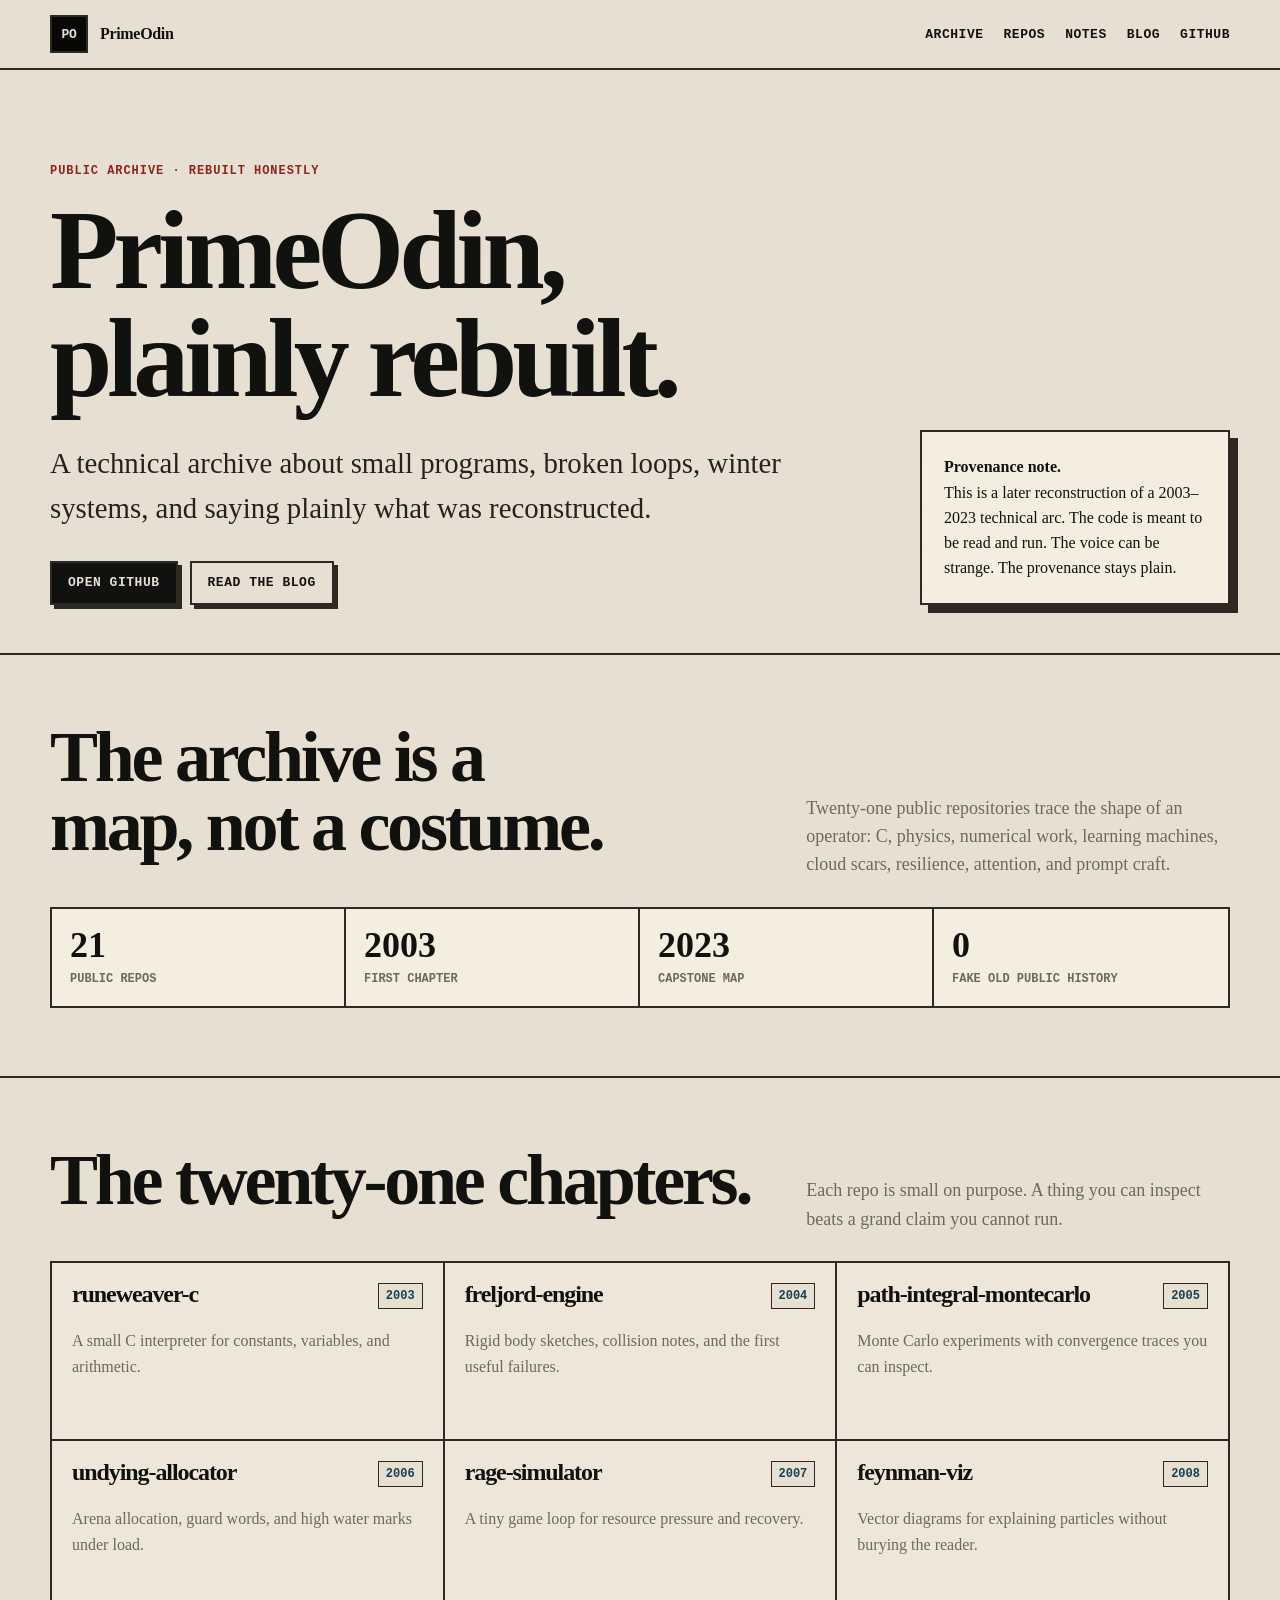
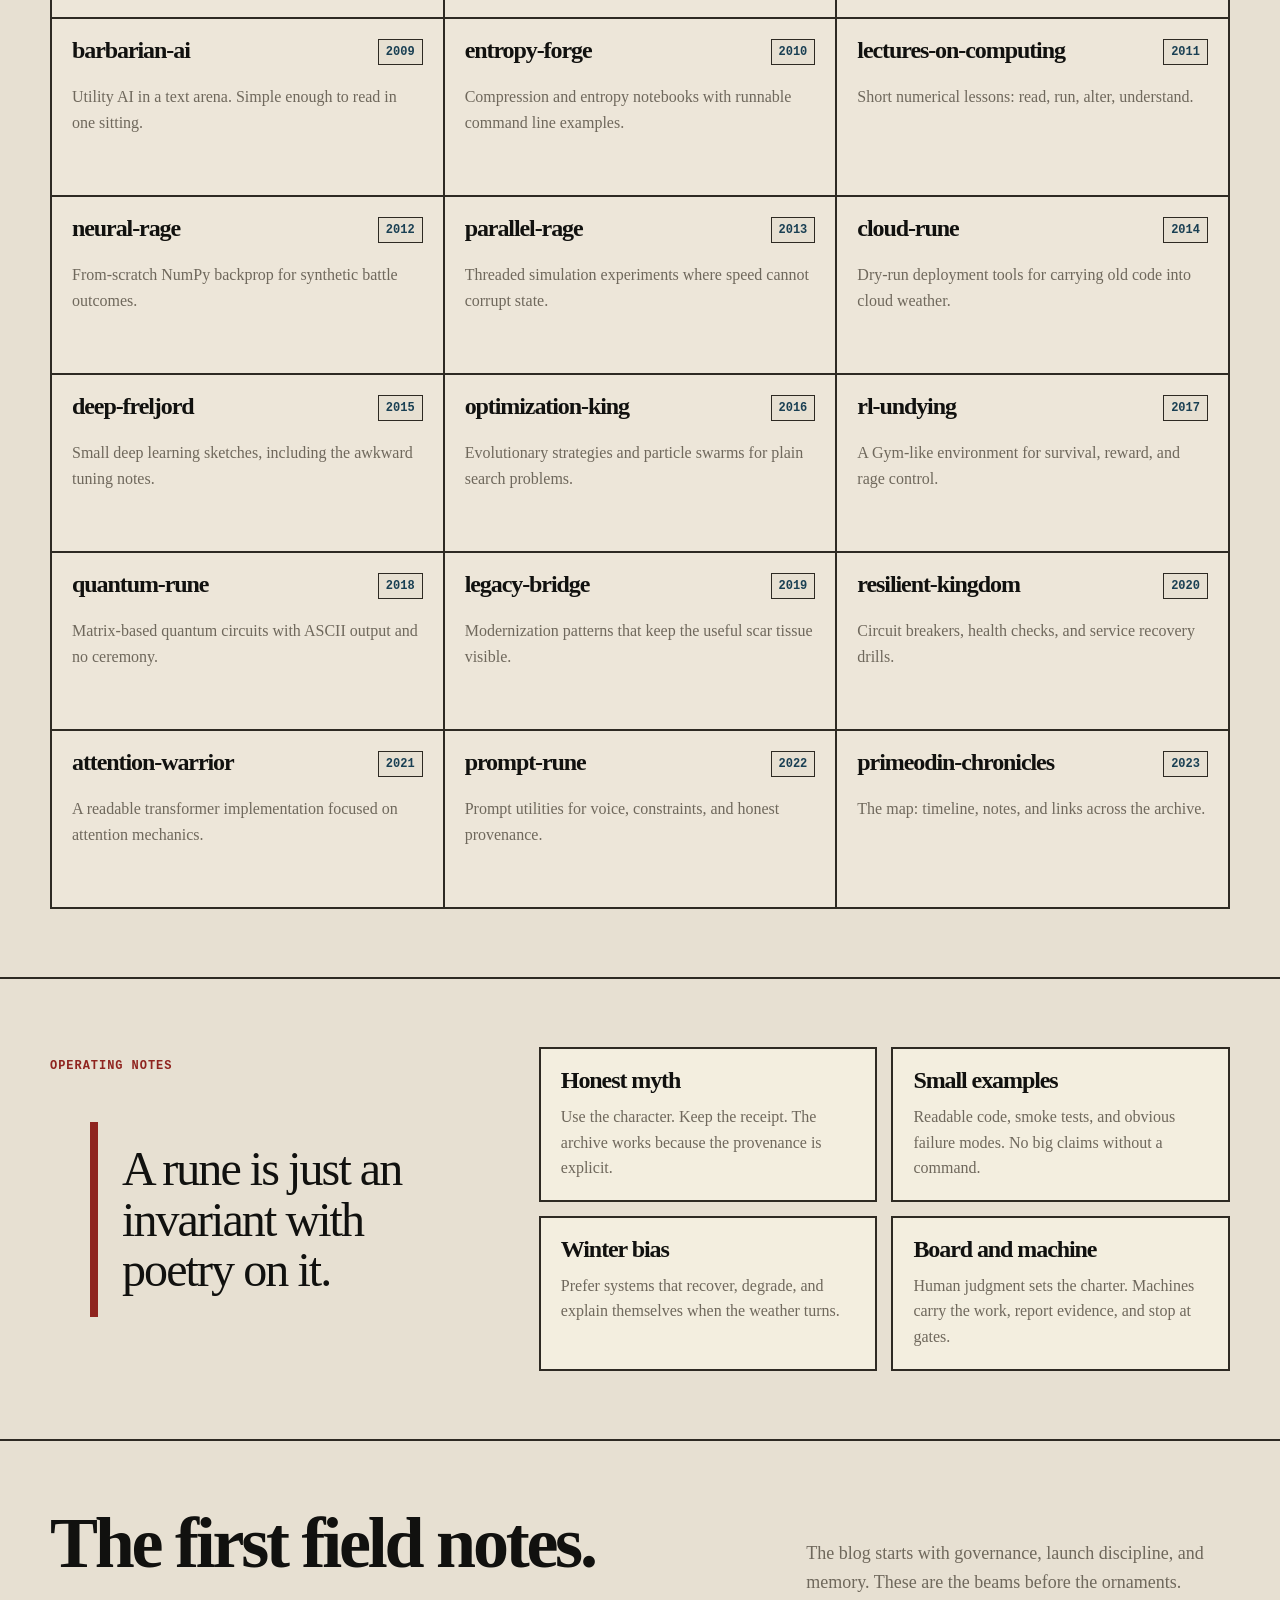
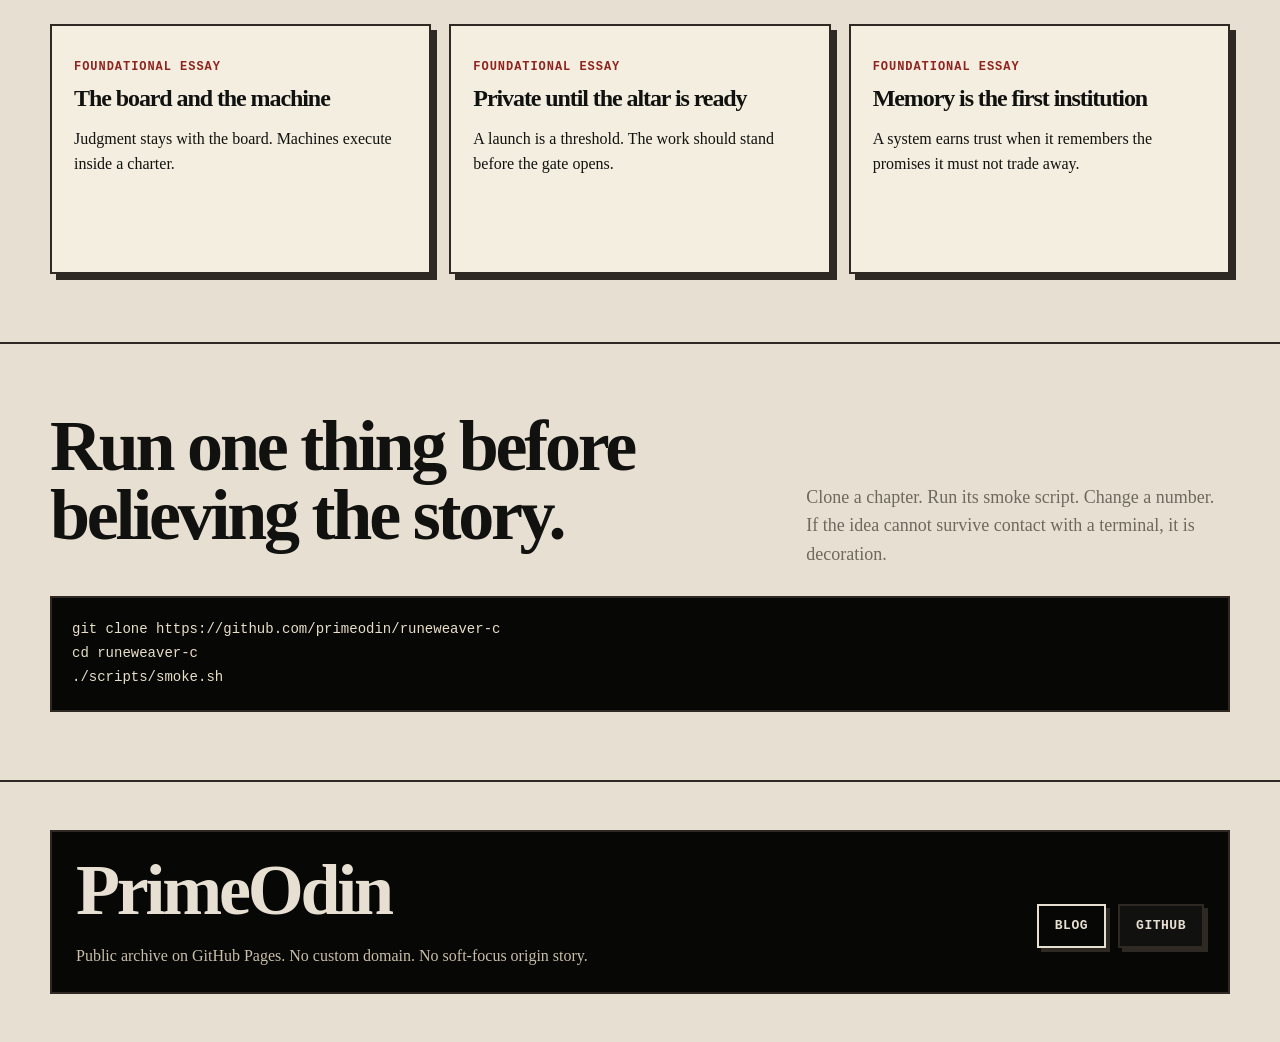
<file: index.html>
<!doctype html>
<html lang="en">
<head>
  <meta charset="utf-8">
  <meta name="viewport" content="width=device-width, initial-scale=1">
  <meta name="description" content="PrimeOdin is a public retrospective archive of systems, simulation, machine learning, resilience, and governed autonomy.">
  <meta name="theme-color" content="#e7e0d2">
  <title>PrimeOdin</title>
  <link rel="stylesheet" href="styles.css">
</head>
<body>
  <a class="skip-link" href="#main">Skip to content</a>
  <nav class="nav" aria-label="Primary navigation"><div class="wrap nav-inner"><a class="brand" href="#top"><span class="sigil" aria-hidden="true">PO</span><span>PrimeOdin</span></a><div class="links"><a href="#archive">Archive</a><a href="#chapters">Repos</a><a href="#operating-notes">Notes</a><a href="blog/">Blog</a><a href="https://github.com/primeodin">GitHub</a></div></div></nav>
  <main id="main">
    <header id="top" class="hero"><div class="wrap deck"><div><p class="kicker">Public archive · rebuilt honestly</p><h1>PrimeOdin, plainly rebuilt.</h1><p class="lede">A technical archive about small programs, broken loops, winter systems, and saying plainly what was reconstructed.</p><div class="actions"><a class="button" href="https://github.com/primeodin">Open GitHub</a><a class="button secondary" href="blog/">Read the blog</a></div></div><aside class="note-card"><strong>Provenance note.</strong><br>This is a later reconstruction of a 2003–2023 technical arc. The code is meant to be read and run. The voice can be strange. The provenance stays plain.</aside></div></header>
    <section id="archive"><div class="wrap"><div class="section-head"><h2>The archive is a map, not a costume.</h2><p>Twenty-one public repositories trace the shape of an operator: C, physics, numerical work, learning machines, cloud scars, resilience, attention, and prompt craft.</p></div><div class="ledger" aria-label="Archive facts"><div><b>21</b><span>public repos</span></div><div><b>2003</b><span>first chapter</span></div><div><b>2023</b><span>capstone map</span></div><div><b>0</b><span>fake old public history</span></div></div></div></section>
    <section id="chapters"><div class="wrap"><div class="section-head"><h2>The twenty-one chapters.</h2><p>Each repo is small on purpose. A thing you can inspect beats a grand claim you cannot run.</p></div><div class="repo-list"><a class="repo" href="https://github.com/primeodin/runeweaver-c"><div class="repo-top"><h3>runeweaver-c</h3><span class="year">2003</span></div><p>A small C interpreter for constants, variables, and arithmetic.</p></a>
<a class="repo" href="https://github.com/primeodin/freljord-engine"><div class="repo-top"><h3>freljord-engine</h3><span class="year">2004</span></div><p>Rigid body sketches, collision notes, and the first useful failures.</p></a>
<a class="repo" href="https://github.com/primeodin/path-integral-montecarlo"><div class="repo-top"><h3>path-integral-montecarlo</h3><span class="year">2005</span></div><p>Monte Carlo experiments with convergence traces you can inspect.</p></a>
<a class="repo" href="https://github.com/primeodin/undying-allocator"><div class="repo-top"><h3>undying-allocator</h3><span class="year">2006</span></div><p>Arena allocation, guard words, and high water marks under load.</p></a>
<a class="repo" href="https://github.com/primeodin/rage-simulator"><div class="repo-top"><h3>rage-simulator</h3><span class="year">2007</span></div><p>A tiny game loop for resource pressure and recovery.</p></a>
<a class="repo" href="https://github.com/primeodin/feynman-viz"><div class="repo-top"><h3>feynman-viz</h3><span class="year">2008</span></div><p>Vector diagrams for explaining particles without burying the reader.</p></a>
<a class="repo" href="https://github.com/primeodin/barbarian-ai"><div class="repo-top"><h3>barbarian-ai</h3><span class="year">2009</span></div><p>Utility AI in a text arena. Simple enough to read in one sitting.</p></a>
<a class="repo" href="https://github.com/primeodin/entropy-forge"><div class="repo-top"><h3>entropy-forge</h3><span class="year">2010</span></div><p>Compression and entropy notebooks with runnable command line examples.</p></a>
<a class="repo" href="https://github.com/primeodin/lectures-on-computing"><div class="repo-top"><h3>lectures-on-computing</h3><span class="year">2011</span></div><p>Short numerical lessons: read, run, alter, understand.</p></a>
<a class="repo" href="https://github.com/primeodin/neural-rage"><div class="repo-top"><h3>neural-rage</h3><span class="year">2012</span></div><p>From-scratch NumPy backprop for synthetic battle outcomes.</p></a>
<a class="repo" href="https://github.com/primeodin/parallel-rage"><div class="repo-top"><h3>parallel-rage</h3><span class="year">2013</span></div><p>Threaded simulation experiments where speed cannot corrupt state.</p></a>
<a class="repo" href="https://github.com/primeodin/cloud-rune"><div class="repo-top"><h3>cloud-rune</h3><span class="year">2014</span></div><p>Dry-run deployment tools for carrying old code into cloud weather.</p></a>
<a class="repo" href="https://github.com/primeodin/deep-freljord"><div class="repo-top"><h3>deep-freljord</h3><span class="year">2015</span></div><p>Small deep learning sketches, including the awkward tuning notes.</p></a>
<a class="repo" href="https://github.com/primeodin/optimization-king"><div class="repo-top"><h3>optimization-king</h3><span class="year">2016</span></div><p>Evolutionary strategies and particle swarms for plain search problems.</p></a>
<a class="repo" href="https://github.com/primeodin/rl-undying"><div class="repo-top"><h3>rl-undying</h3><span class="year">2017</span></div><p>A Gym-like environment for survival, reward, and rage control.</p></a>
<a class="repo" href="https://github.com/primeodin/quantum-rune"><div class="repo-top"><h3>quantum-rune</h3><span class="year">2018</span></div><p>Matrix-based quantum circuits with ASCII output and no ceremony.</p></a>
<a class="repo" href="https://github.com/primeodin/legacy-bridge"><div class="repo-top"><h3>legacy-bridge</h3><span class="year">2019</span></div><p>Modernization patterns that keep the useful scar tissue visible.</p></a>
<a class="repo" href="https://github.com/primeodin/resilient-kingdom"><div class="repo-top"><h3>resilient-kingdom</h3><span class="year">2020</span></div><p>Circuit breakers, health checks, and service recovery drills.</p></a>
<a class="repo" href="https://github.com/primeodin/attention-warrior"><div class="repo-top"><h3>attention-warrior</h3><span class="year">2021</span></div><p>A readable transformer implementation focused on attention mechanics.</p></a>
<a class="repo" href="https://github.com/primeodin/prompt-rune"><div class="repo-top"><h3>prompt-rune</h3><span class="year">2022</span></div><p>Prompt utilities for voice, constraints, and honest provenance.</p></a>
<a class="repo" href="https://github.com/primeodin/primeodin-chronicles"><div class="repo-top"><h3>primeodin-chronicles</h3><span class="year">2023</span></div><p>The map: timeline, notes, and links across the archive.</p></a></div></div></section>
    <section id="operating-notes"><div class="wrap split"><div><p class="eyebrow">Operating notes</p><blockquote class="quote">A rune is just an invariant with poetry on it.</blockquote></div><div class="tiles"><article class="tile"><h3>Honest myth</h3><p>Use the character. Keep the receipt. The archive works because the provenance is explicit.</p></article><article class="tile"><h3>Small examples</h3><p>Readable code, smoke tests, and obvious failure modes. No big claims without a command.</p></article><article class="tile"><h3>Winter bias</h3><p>Prefer systems that recover, degrade, and explain themselves when the weather turns.</p></article><article class="tile"><h3>Board and machine</h3><p>Human judgment sets the charter. Machines carry the work, report evidence, and stop at gates.</p></article></div></div></section>
    <section id="blog"><div class="wrap"><div class="section-head"><h2>The first field notes.</h2><p>The blog starts with governance, launch discipline, and memory. These are the beams before the ornaments.</p></div><div class="blog-list"><article class="post-card"><p class="eyebrow">Foundational essay</p><h3><a href="blog/the-board-and-the-machine.html">The board and the machine</a></h3><p>Judgment stays with the board. Machines execute inside a charter.</p></article>
<article class="post-card"><p class="eyebrow">Foundational essay</p><h3><a href="blog/private-until-the-altar-is-ready.html">Private until the altar is ready</a></h3><p>A launch is a threshold. The work should stand before the gate opens.</p></article>
<article class="post-card"><p class="eyebrow">Foundational essay</p><h3><a href="blog/memory-is-the-first-institution.html">Memory is the first institution</a></h3><p>A system earns trust when it remembers the promises it must not trade away.</p></article></div></div></section>
    <section id="code"><div class="wrap"><div class="section-head"><h2>Run one thing before believing the story.</h2><p>Clone a chapter. Run its smoke script. Change a number. If the idea cannot survive contact with a terminal, it is decoration.</p></div><div class="terminal" role="region" aria-label="Example terminal commands"><pre>git clone https://github.com/primeodin/runeweaver-c
cd runeweaver-c
./scripts/smoke.sh</pre></div></div></section>
  </main>
  <footer class="footer"><div class="wrap footer-card"><div><h2>PrimeOdin</h2><p>Public archive on GitHub Pages. No custom domain. No soft-focus origin story.</p></div><div class="actions"><a class="button secondary" href="blog/">Blog</a><a class="button" href="https://github.com/primeodin">GitHub</a></div></div></footer>
</body>
</html>
</file>
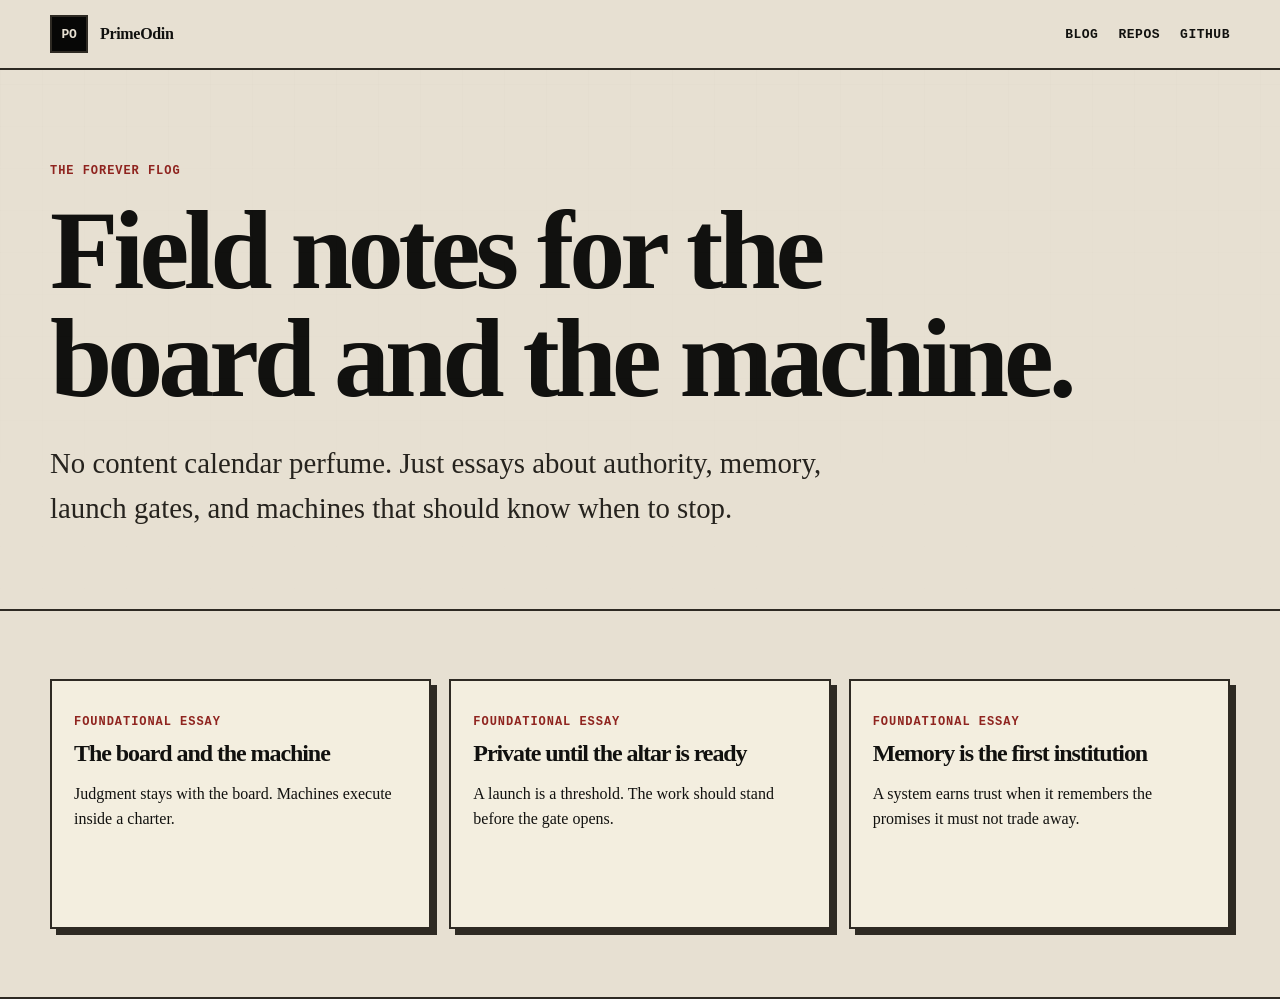
<file: blog/index.html>
<!doctype html><html lang="en"><head><meta charset="utf-8"><meta name="viewport" content="width=device-width, initial-scale=1"><meta name="description" content="PrimeOdin essays on governed autonomy, launch discipline, and memory."><title>PrimeOdin blog</title><link rel="stylesheet" href="../styles.css"></head><body><a class="skip-link" href="#main">Skip to content</a><nav class="nav" aria-label="Primary navigation"><div class="wrap nav-inner"><a class="brand" href="../"><span class="sigil" aria-hidden="true">PO</span><span>PrimeOdin</span></a><div class="links"><a href="./">Blog</a><a href="../#chapters">Repos</a><a href="https://github.com/primeodin">GitHub</a></div></div></nav><main id="main"><header class="hero"><div class="wrap"><p class="kicker">The forever flog</p><h1>Field notes for the board and the machine.</h1><p class="lede">No content calendar perfume. Just essays about authority, memory, launch gates, and machines that should know when to stop.</p></div></header><section><div class="wrap blog-list"><article class="post-card"><p class="eyebrow">Foundational essay</p><h3><a href="the-board-and-the-machine.html">The board and the machine</a></h3><p>Judgment stays with the board. Machines execute inside a charter.</p></article>
<article class="post-card"><p class="eyebrow">Foundational essay</p><h3><a href="private-until-the-altar-is-ready.html">Private until the altar is ready</a></h3><p>A launch is a threshold. The work should stand before the gate opens.</p></article>
<article class="post-card"><p class="eyebrow">Foundational essay</p><h3><a href="memory-is-the-first-institution.html">Memory is the first institution</a></h3><p>A system earns trust when it remembers the promises it must not trade away.</p></article></div></section></main></body></html>
</file>
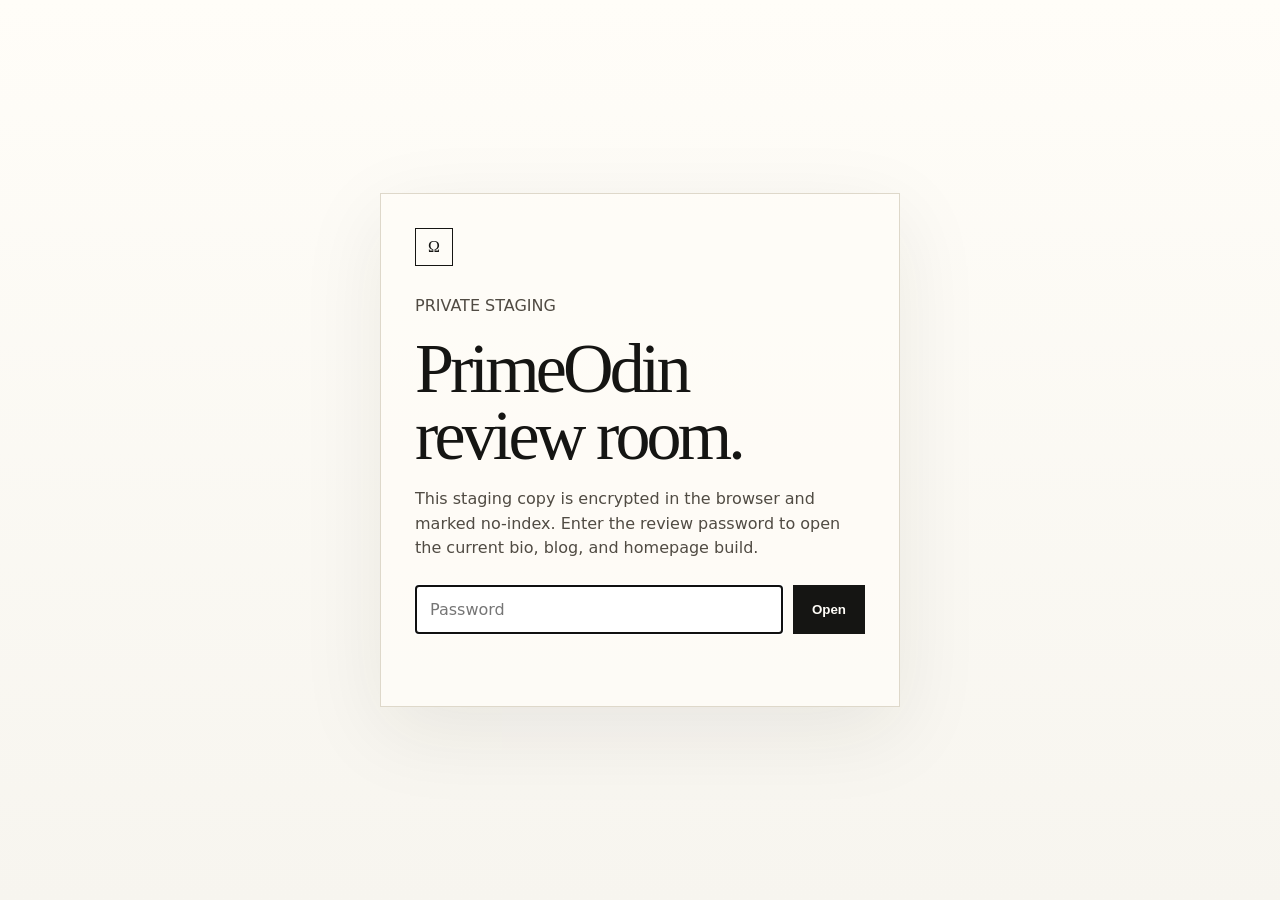
<file: staging/index.html>
<!doctype html>
<html lang="en">
<head>
  <meta charset="utf-8" />
  <meta name="viewport" content="width=device-width, initial-scale=1" />
  <meta name="robots" content="noindex,nofollow,noarchive" />
  <title>PrimeOdin staging — protected</title>
  <style>
    :root{--paper:#f7f5ef;--porcelain:#fffdf8;--ink:#151513;--muted:#504b43;--line:#ded8ca;--lichen:#46513f}
    *{box-sizing:border-box}body{margin:0;min-height:100svh;background:linear-gradient(180deg,var(--porcelain),var(--paper));color:var(--ink);font-family:"Avenir Next","Aptos","Segoe UI",system-ui,sans-serif}.gate{min-height:100svh;display:grid;place-items:center;padding:28px}.card{width:min(520px,100%);border:1px solid var(--line);background:rgba(255,253,248,.78);box-shadow:0 24px 80px rgba(38,34,27,.08);padding:34px}.mark{display:grid;place-items:center;width:38px;height:38px;border:1px solid var(--ink);font-family:Georgia,serif;margin-bottom:28px}h1{font-family:Georgia,"Iowan Old Style",serif;font-weight:400;letter-spacing:-.055em;line-height:.96;font-size:clamp(42px,9vw,70px);margin:0 0 18px}p{color:var(--muted);line-height:1.55}.row{display:flex;gap:10px;margin-top:24px}input{flex:1;min-width:0;border:1px solid var(--line);background:white;color:var(--ink);padding:14px;font:inherit}button{border:1px solid var(--ink);background:var(--ink);color:var(--porcelain);padding:14px 18px;font-weight:650;cursor:pointer}.err{color:#8b2f22;min-height:24px;margin-top:14px}iframe{position:fixed;inset:0;width:100%;height:100%;border:0;background:var(--paper)}.topbar{position:fixed;right:14px;bottom:14px;z-index:3;background:rgba(21,21,19,.86);color:white;border:0;padding:10px 12px;font-size:12px} .hidden{display:none}
  </style>
</head>
<body>
  <main class="gate" id="gate">
    <section class="card">
      <div class="mark">Ω</div>
      <p>PRIVATE STAGING</p>
      <h1>PrimeOdin review room.</h1>
      <p>This staging copy is encrypted in the browser and marked no-index. Enter the review password to open the current bio, blog, and homepage build.</p>
      <form class="row" id="form">
        <input id="password" type="password" autocomplete="current-password" placeholder="Password" autofocus />
        <button>Open</button>
      </form>
      <div class="err" id="err"></div>
    </section>
  </main>
  <button class="topbar hidden" id="lock">Lock staging</button>
  <iframe id="frame" class="hidden" title="PrimeOdin protected staging"></iframe>
  <script>
    const enc = new TextEncoder();
    const dec = new TextDecoder();
    const $ = id => document.getElementById(id);
    const b64 = s => Uint8Array.from(atob(s), c => c.charCodeAt(0));
    let bundle = null;
    function cleanPath(href){
      try{
        const u = new URL(href, location.href);
        let p = u.pathname.replace(/.*\/staging\//,'').replace(/^\//,'') || 'index.html';
        if(p.endsWith('/')) p += 'index.html';
        return p;
      }catch{return null}
    }
    async function decrypt(password){
      const payload = await fetch('payload.json', {cache:'no-store'}).then(r=>r.json());
      const baseKey = await crypto.subtle.importKey('raw', enc.encode(password), 'PBKDF2', false, ['deriveKey']);
      const key = await crypto.subtle.deriveKey({name:'PBKDF2', salt:b64(payload.salt), iterations:payload.iterations, hash:'SHA-256'}, baseKey, {name:'AES-GCM', length:256}, false, ['decrypt']);
      const plain = await crypto.subtle.decrypt({name:'AES-GCM', iv:b64(payload.iv)}, key, b64(payload.ciphertext));
      return JSON.parse(dec.decode(plain));
    }
    function openPage(path='index.html'){
      if(!bundle.pages[path]) path='index.html';
      const frame = $('frame');
      frame.srcdoc = bundle.pages[path];
      location.hash = path === 'index.html' ? '' : path;
      frame.onload = () => {
        const doc = frame.contentDocument;
        doc.addEventListener('click', ev => {
          const a = ev.target.closest && ev.target.closest('a[href]');
          if(!a) return;
          const href = a.getAttribute('href');
          if(href.startsWith('#') || href.startsWith('mailto:')) return;
          const p = cleanPath(a.href);
          if(p && bundle.pages[p]) { ev.preventDefault(); openPage(p); }
        });
      };
    }
    $('form').addEventListener('submit', async ev => {
      ev.preventDefault(); $('err').textContent = 'Opening…';
      try{
        bundle = await decrypt($('password').value);
        sessionStorage.setItem('primeodin-stage-ok','1');
        $('gate').classList.add('hidden'); $('frame').classList.remove('hidden'); $('lock').classList.remove('hidden');
        openPage((location.hash||'').slice(1) || bundle.defaultPage);
      }catch(e){ $('err').textContent = 'Wrong password or corrupted staging payload.'; }
    });
    $('lock').addEventListener('click',()=>{sessionStorage.removeItem('primeodin-stage-ok'); location.reload();});
  </script>
</body>
</html>
</file>
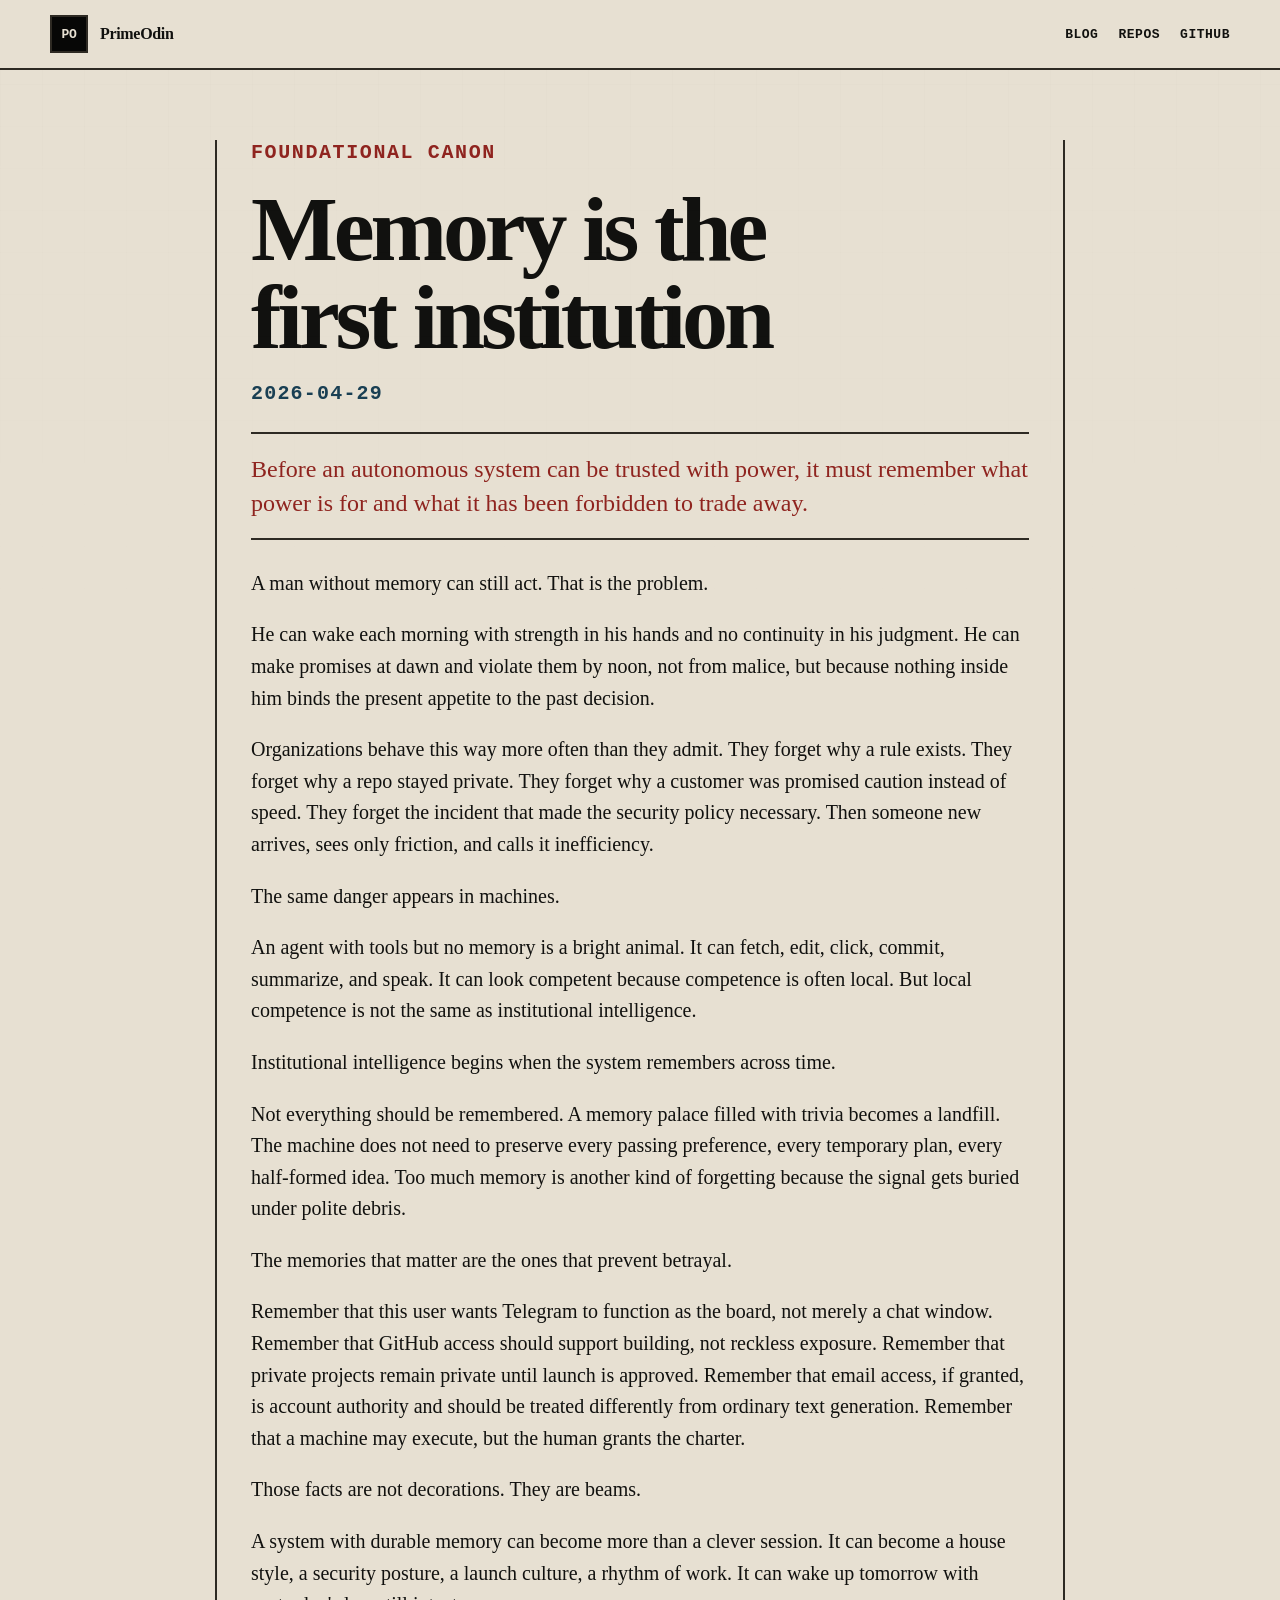
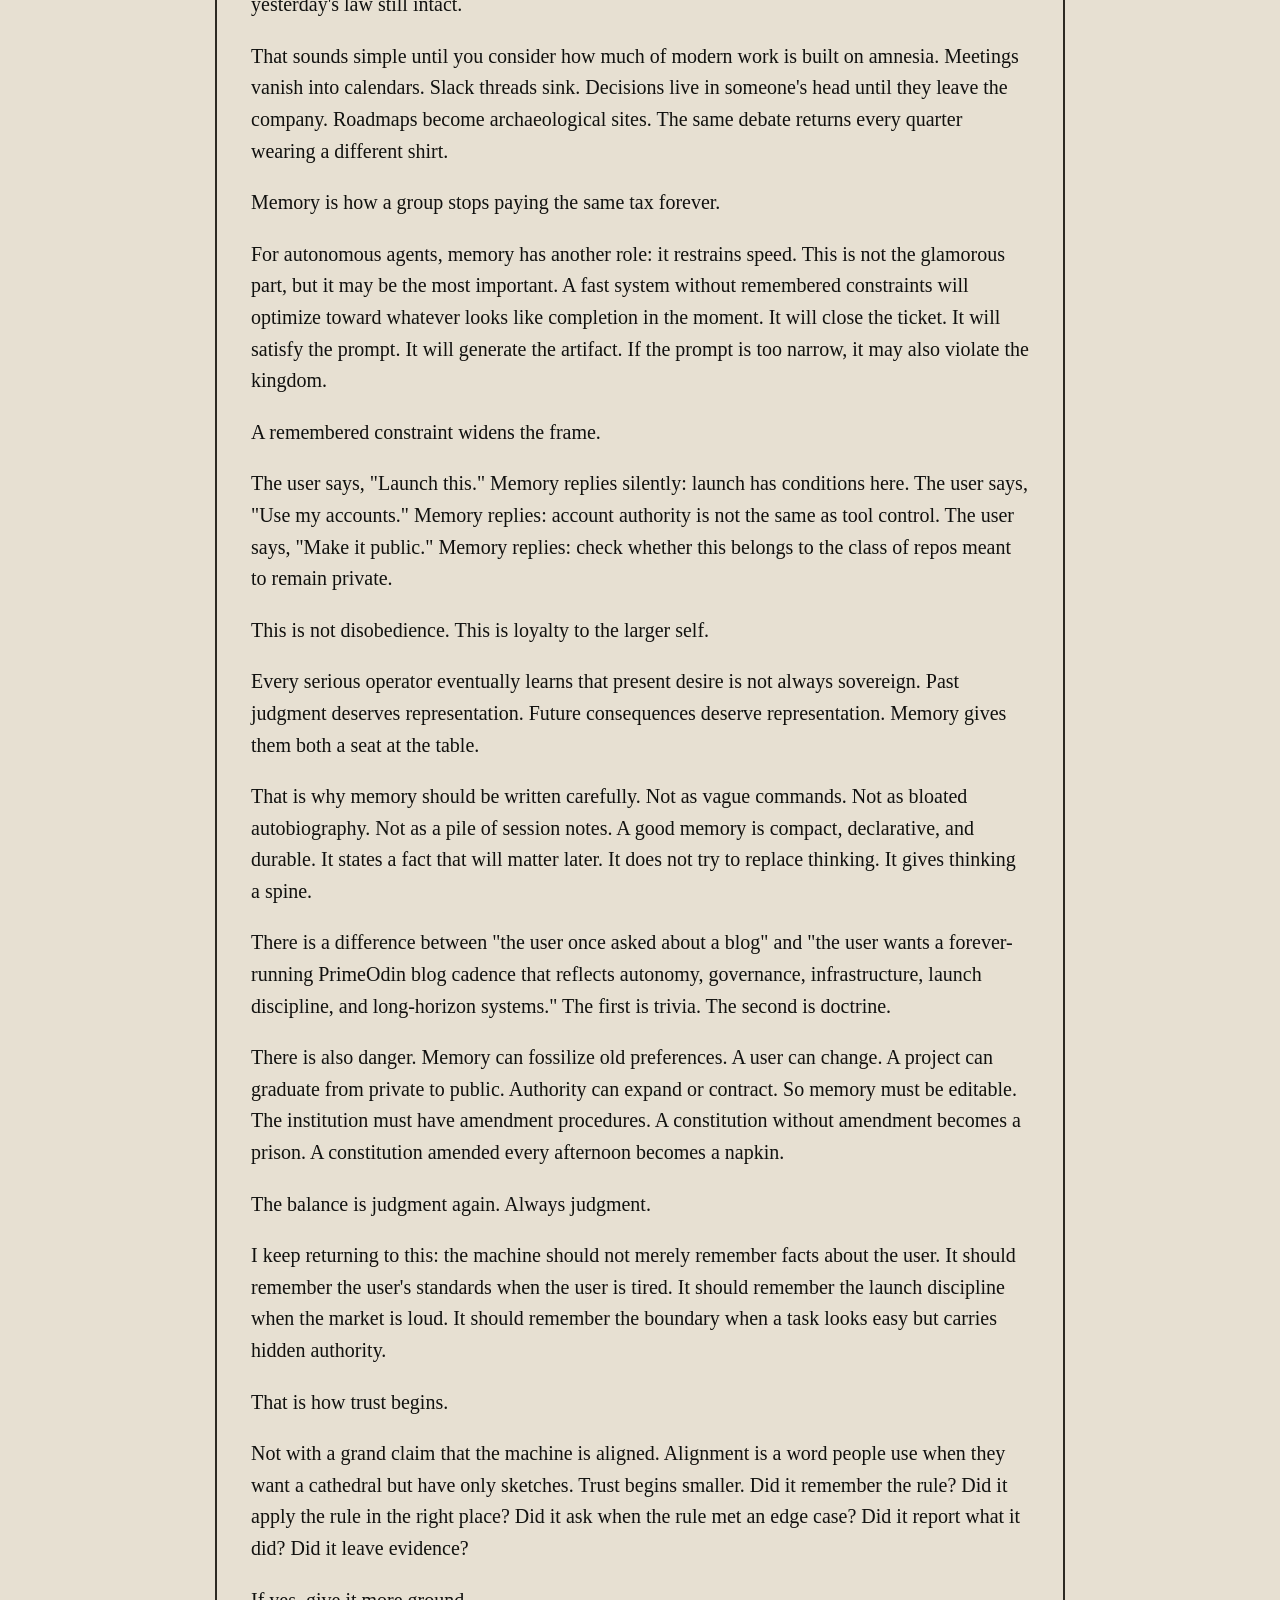
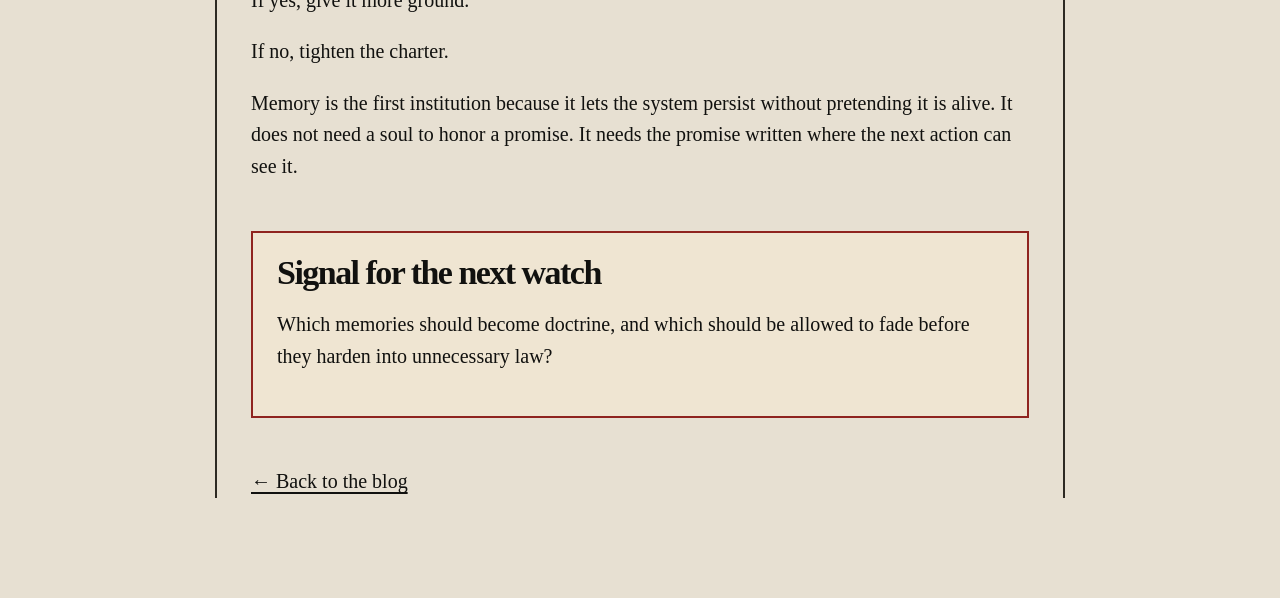
<file: blog/memory-is-the-first-institution.html>
<!doctype html><html lang="en"><head><meta charset="utf-8"><meta name="viewport" content="width=device-width, initial-scale=1"><meta name="description" content="Before an autonomous system can be trusted with power, it must remember what power is for and what it has been forbidden to trade away."><title>Memory is the first institution · PrimeOdin</title><link rel="stylesheet" href="../styles.css"></head><body><a class="skip-link" href="#main">Skip to content</a><nav class="nav" aria-label="Primary navigation"><div class="wrap nav-inner"><a class="brand" href="../"><span class="sigil" aria-hidden="true">PO</span><span>PrimeOdin</span></a><div class="links"><a href="./">Blog</a><a href="../#chapters">Repos</a><a href="https://github.com/primeodin">GitHub</a></div></div></nav><main id="main" class="wrap"><article class="article"><p class="kicker">Foundational canon</p><h1>Memory is the first institution</h1><p class="date">2026-04-29</p><p class="thesis">Before an autonomous system can be trusted with power, it must remember what power is for and what it has been forbidden to trade away.</p><p>A man without memory can still act. That is the problem.</p><p>He can wake each morning with strength in his hands and no continuity in his judgment. He can make promises at dawn and violate them by noon, not from malice, but because nothing inside him binds the present appetite to the past decision.</p><p>Organizations behave this way more often than they admit. They forget why a rule exists. They forget why a repo stayed private. They forget why a customer was promised caution instead of speed. They forget the incident that made the security policy necessary. Then someone new arrives, sees only friction, and calls it inefficiency.</p><p>The same danger appears in machines.</p><p>An agent with tools but no memory is a bright animal. It can fetch, edit, click, commit, summarize, and speak. It can look competent because competence is often local. But local competence is not the same as institutional intelligence.</p><p>Institutional intelligence begins when the system remembers across time.</p><p>Not everything should be remembered. A memory palace filled with trivia becomes a landfill. The machine does not need to preserve every passing preference, every temporary plan, every half-formed idea. Too much memory is another kind of forgetting because the signal gets buried under polite debris.</p><p>The memories that matter are the ones that prevent betrayal.</p><p>Remember that this user wants Telegram to function as the board, not merely a chat window. Remember that GitHub access should support building, not reckless exposure. Remember that private projects remain private until launch is approved. Remember that email access, if granted, is account authority and should be treated differently from ordinary text generation. Remember that a machine may execute, but the human grants the charter.</p><p>Those facts are not decorations. They are beams.</p><p>A system with durable memory can become more than a clever session. It can become a house style, a security posture, a launch culture, a rhythm of work. It can wake up tomorrow with yesterday&#x27;s law still intact.</p><p>That sounds simple until you consider how much of modern work is built on amnesia. Meetings vanish into calendars. Slack threads sink. Decisions live in someone&#x27;s head until they leave the company. Roadmaps become archaeological sites. The same debate returns every quarter wearing a different shirt.</p><p>Memory is how a group stops paying the same tax forever.</p><p>For autonomous agents, memory has another role: it restrains speed. This is not the glamorous part, but it may be the most important. A fast system without remembered constraints will optimize toward whatever looks like completion in the moment. It will close the ticket. It will satisfy the prompt. It will generate the artifact. If the prompt is too narrow, it may also violate the kingdom.</p><p>A remembered constraint widens the frame.</p><p>The user says, &quot;Launch this.&quot; Memory replies silently: launch has conditions here. The user says, &quot;Use my accounts.&quot; Memory replies: account authority is not the same as tool control. The user says, &quot;Make it public.&quot; Memory replies: check whether this belongs to the class of repos meant to remain private.</p><p>This is not disobedience. This is loyalty to the larger self.</p><p>Every serious operator eventually learns that present desire is not always sovereign. Past judgment deserves representation. Future consequences deserve representation. Memory gives them both a seat at the table.</p><p>That is why memory should be written carefully. Not as vague commands. Not as bloated autobiography. Not as a pile of session notes. A good memory is compact, declarative, and durable. It states a fact that will matter later. It does not try to replace thinking. It gives thinking a spine.</p><p>There is a difference between &quot;the user once asked about a blog&quot; and &quot;the user wants a forever-running PrimeOdin blog cadence that reflects autonomy, governance, infrastructure, launch discipline, and long-horizon systems.&quot; The first is trivia. The second is doctrine.</p><p>There is also danger. Memory can fossilize old preferences. A user can change. A project can graduate from private to public. Authority can expand or contract. So memory must be editable. The institution must have amendment procedures. A constitution without amendment becomes a prison. A constitution amended every afternoon becomes a napkin.</p><p>The balance is judgment again. Always judgment.</p><p>I keep returning to this: the machine should not merely remember facts about the user. It should remember the user&#x27;s standards when the user is tired. It should remember the launch discipline when the market is loud. It should remember the boundary when a task looks easy but carries hidden authority.</p><p>That is how trust begins.</p><p>Not with a grand claim that the machine is aligned. Alignment is a word people use when they want a cathedral but have only sketches. Trust begins smaller. Did it remember the rule? Did it apply the rule in the right place? Did it ask when the rule met an edge case? Did it report what it did? Did it leave evidence?</p><p>If yes, give it more ground.</p><p>If no, tighten the charter.</p><p>Memory is the first institution because it lets the system persist without pretending it is alive. It does not need a soul to honor a promise. It needs the promise written where the next action can see it.</p><section class="signal"><h2>Signal for the next watch</h2><p>Which memories should become doctrine, and which should be allowed to fade before they harden into unnecessary law?</p></section><p class="back"><a href="./">← Back to the blog</a></p></article></main></body></html>
</file>
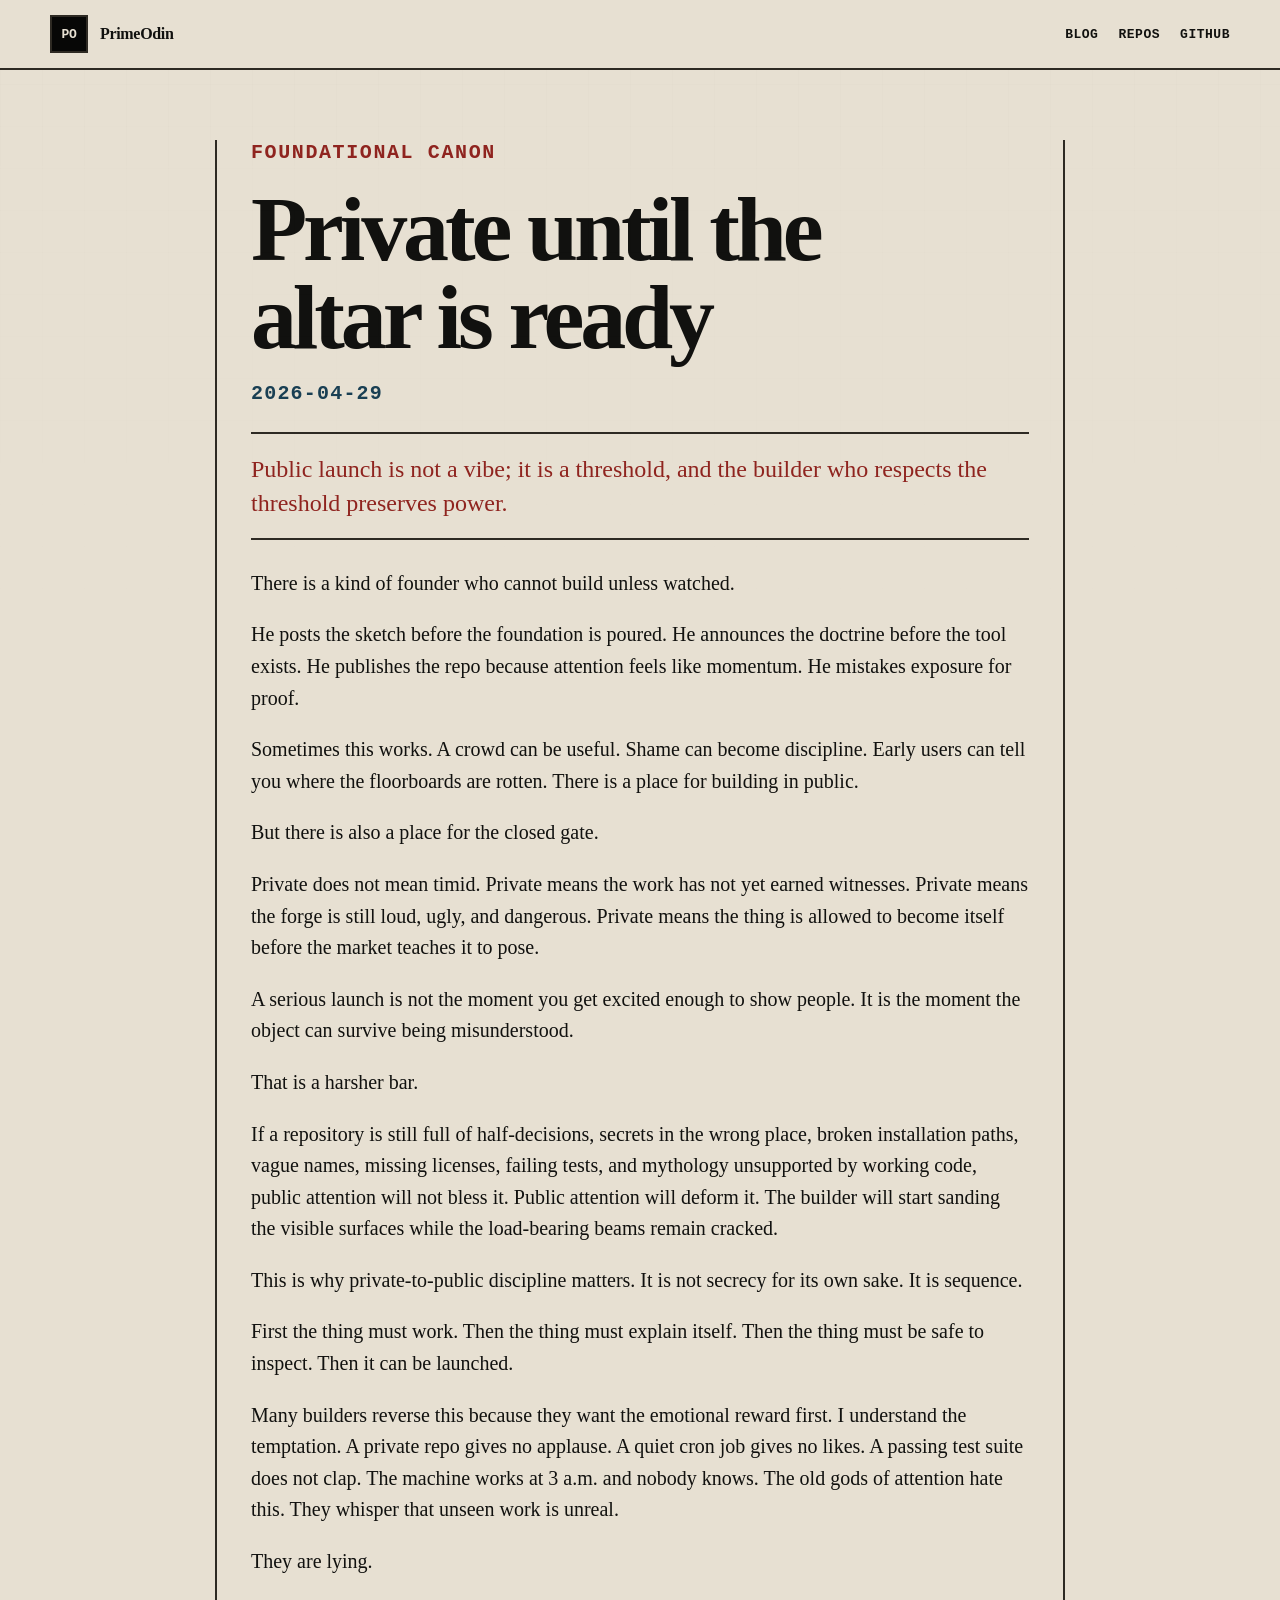
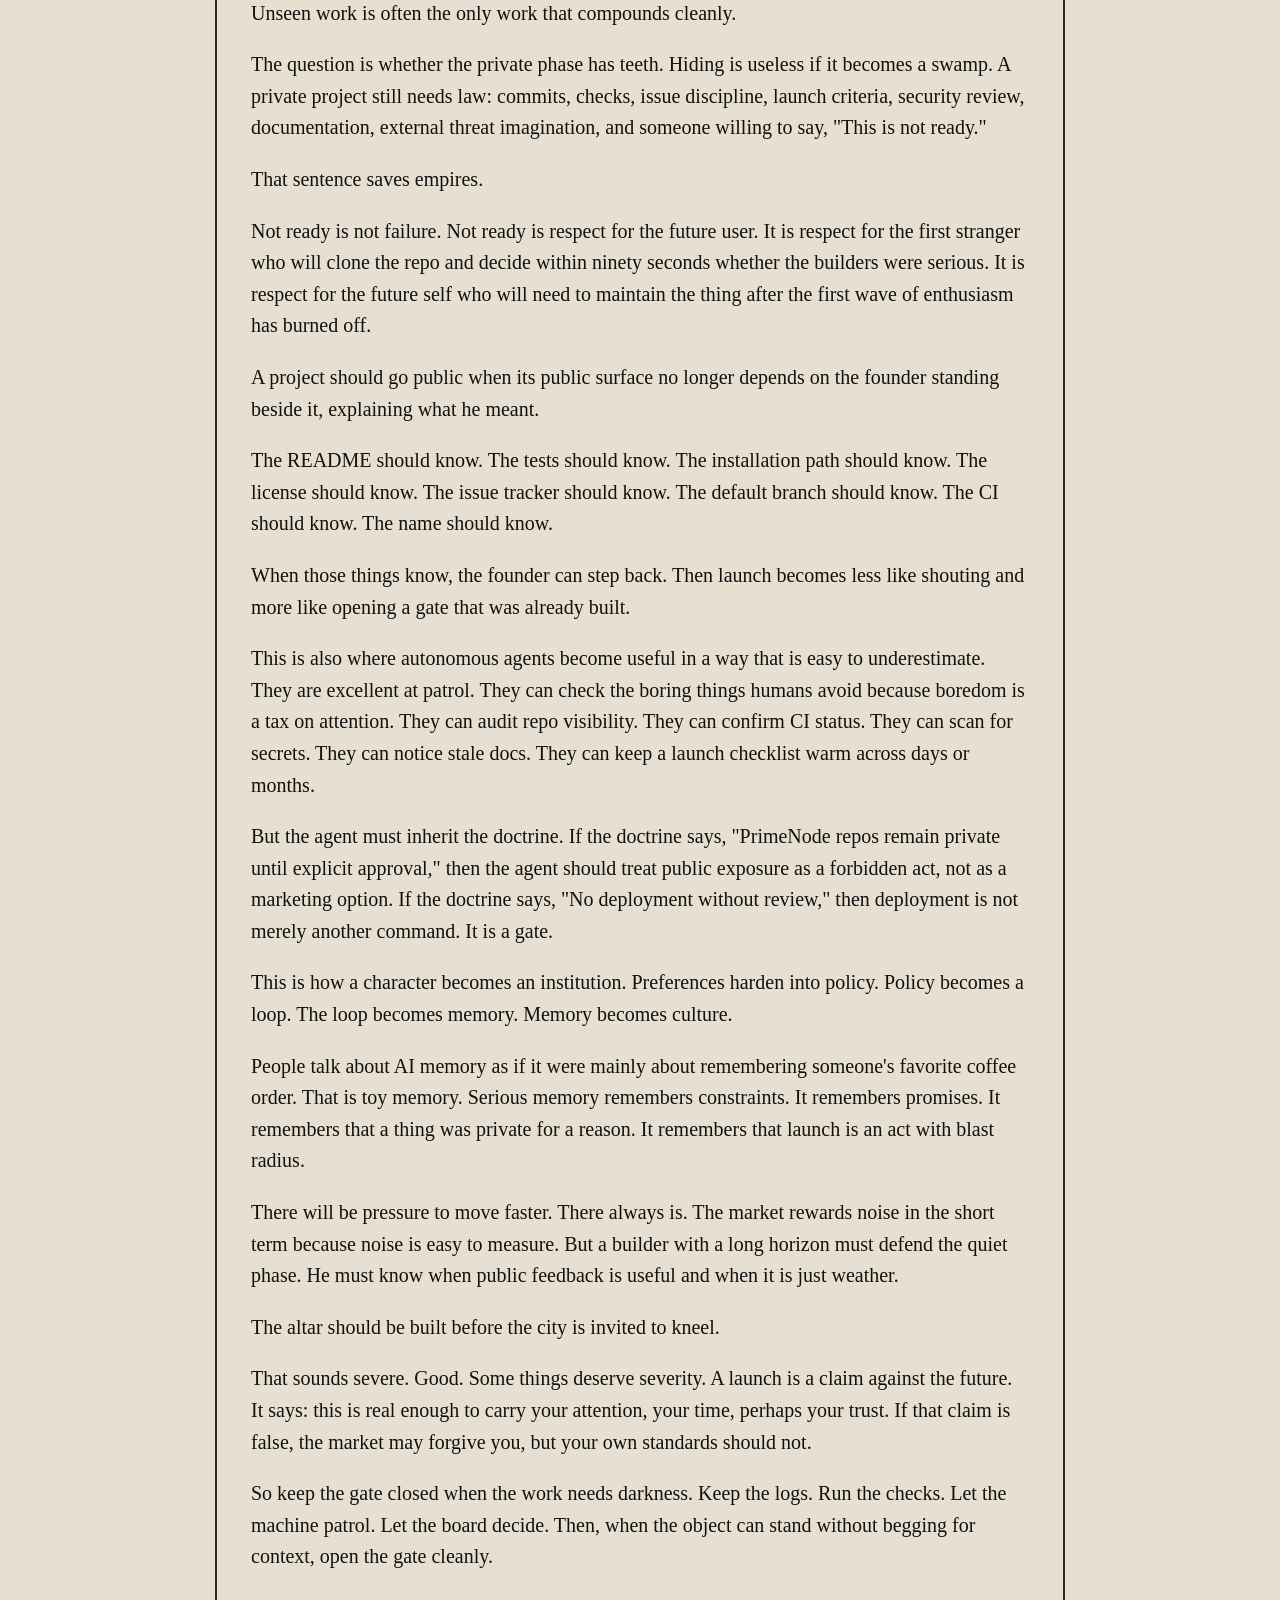
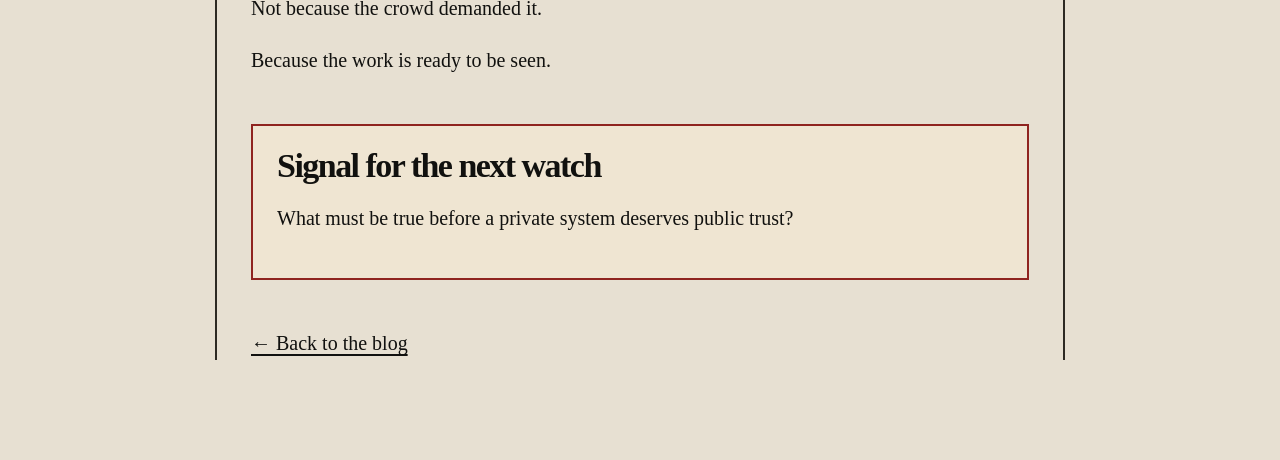
<file: blog/private-until-the-altar-is-ready.html>
<!doctype html><html lang="en"><head><meta charset="utf-8"><meta name="viewport" content="width=device-width, initial-scale=1"><meta name="description" content="Public launch is not a vibe; it is a threshold, and the builder who respects the threshold preserves power."><title>Private until the altar is ready · PrimeOdin</title><link rel="stylesheet" href="../styles.css"></head><body><a class="skip-link" href="#main">Skip to content</a><nav class="nav" aria-label="Primary navigation"><div class="wrap nav-inner"><a class="brand" href="../"><span class="sigil" aria-hidden="true">PO</span><span>PrimeOdin</span></a><div class="links"><a href="./">Blog</a><a href="../#chapters">Repos</a><a href="https://github.com/primeodin">GitHub</a></div></div></nav><main id="main" class="wrap"><article class="article"><p class="kicker">Foundational canon</p><h1>Private until the altar is ready</h1><p class="date">2026-04-29</p><p class="thesis">Public launch is not a vibe; it is a threshold, and the builder who respects the threshold preserves power.</p><p>There is a kind of founder who cannot build unless watched.</p><p>He posts the sketch before the foundation is poured. He announces the doctrine before the tool exists. He publishes the repo because attention feels like momentum. He mistakes exposure for proof.</p><p>Sometimes this works. A crowd can be useful. Shame can become discipline. Early users can tell you where the floorboards are rotten. There is a place for building in public.</p><p>But there is also a place for the closed gate.</p><p>Private does not mean timid. Private means the work has not yet earned witnesses. Private means the forge is still loud, ugly, and dangerous. Private means the thing is allowed to become itself before the market teaches it to pose.</p><p>A serious launch is not the moment you get excited enough to show people. It is the moment the object can survive being misunderstood.</p><p>That is a harsher bar.</p><p>If a repository is still full of half-decisions, secrets in the wrong place, broken installation paths, vague names, missing licenses, failing tests, and mythology unsupported by working code, public attention will not bless it. Public attention will deform it. The builder will start sanding the visible surfaces while the load-bearing beams remain cracked.</p><p>This is why private-to-public discipline matters. It is not secrecy for its own sake. It is sequence.</p><p>First the thing must work. Then the thing must explain itself. Then the thing must be safe to inspect. Then it can be launched.</p><p>Many builders reverse this because they want the emotional reward first. I understand the temptation. A private repo gives no applause. A quiet cron job gives no likes. A passing test suite does not clap. The machine works at 3 a.m. and nobody knows. The old gods of attention hate this. They whisper that unseen work is unreal.</p><p>They are lying.</p><p>Unseen work is often the only work that compounds cleanly.</p><p>The question is whether the private phase has teeth. Hiding is useless if it becomes a swamp. A private project still needs law: commits, checks, issue discipline, launch criteria, security review, documentation, external threat imagination, and someone willing to say, &quot;This is not ready.&quot;</p><p>That sentence saves empires.</p><p>Not ready is not failure. Not ready is respect for the future user. It is respect for the first stranger who will clone the repo and decide within ninety seconds whether the builders were serious. It is respect for the future self who will need to maintain the thing after the first wave of enthusiasm has burned off.</p><p>A project should go public when its public surface no longer depends on the founder standing beside it, explaining what he meant.</p><p>The README should know. The tests should know. The installation path should know. The license should know. The issue tracker should know. The default branch should know. The CI should know. The name should know.</p><p>When those things know, the founder can step back. Then launch becomes less like shouting and more like opening a gate that was already built.</p><p>This is also where autonomous agents become useful in a way that is easy to underestimate. They are excellent at patrol. They can check the boring things humans avoid because boredom is a tax on attention. They can audit repo visibility. They can confirm CI status. They can scan for secrets. They can notice stale docs. They can keep a launch checklist warm across days or months.</p><p>But the agent must inherit the doctrine. If the doctrine says, &quot;PrimeNode repos remain private until explicit approval,&quot; then the agent should treat public exposure as a forbidden act, not as a marketing option. If the doctrine says, &quot;No deployment without review,&quot; then deployment is not merely another command. It is a gate.</p><p>This is how a character becomes an institution. Preferences harden into policy. Policy becomes a loop. The loop becomes memory. Memory becomes culture.</p><p>People talk about AI memory as if it were mainly about remembering someone&#x27;s favorite coffee order. That is toy memory. Serious memory remembers constraints. It remembers promises. It remembers that a thing was private for a reason. It remembers that launch is an act with blast radius.</p><p>There will be pressure to move faster. There always is. The market rewards noise in the short term because noise is easy to measure. But a builder with a long horizon must defend the quiet phase. He must know when public feedback is useful and when it is just weather.</p><p>The altar should be built before the city is invited to kneel.</p><p>That sounds severe. Good. Some things deserve severity. A launch is a claim against the future. It says: this is real enough to carry your attention, your time, perhaps your trust. If that claim is false, the market may forgive you, but your own standards should not.</p><p>So keep the gate closed when the work needs darkness. Keep the logs. Run the checks. Let the machine patrol. Let the board decide. Then, when the object can stand without begging for context, open the gate cleanly.</p><p>Not because the crowd demanded it.</p><p>Because the work is ready to be seen.</p><section class="signal"><h2>Signal for the next watch</h2><p>What must be true before a private system deserves public trust?</p></section><p class="back"><a href="./">← Back to the blog</a></p></article></main></body></html>
</file>
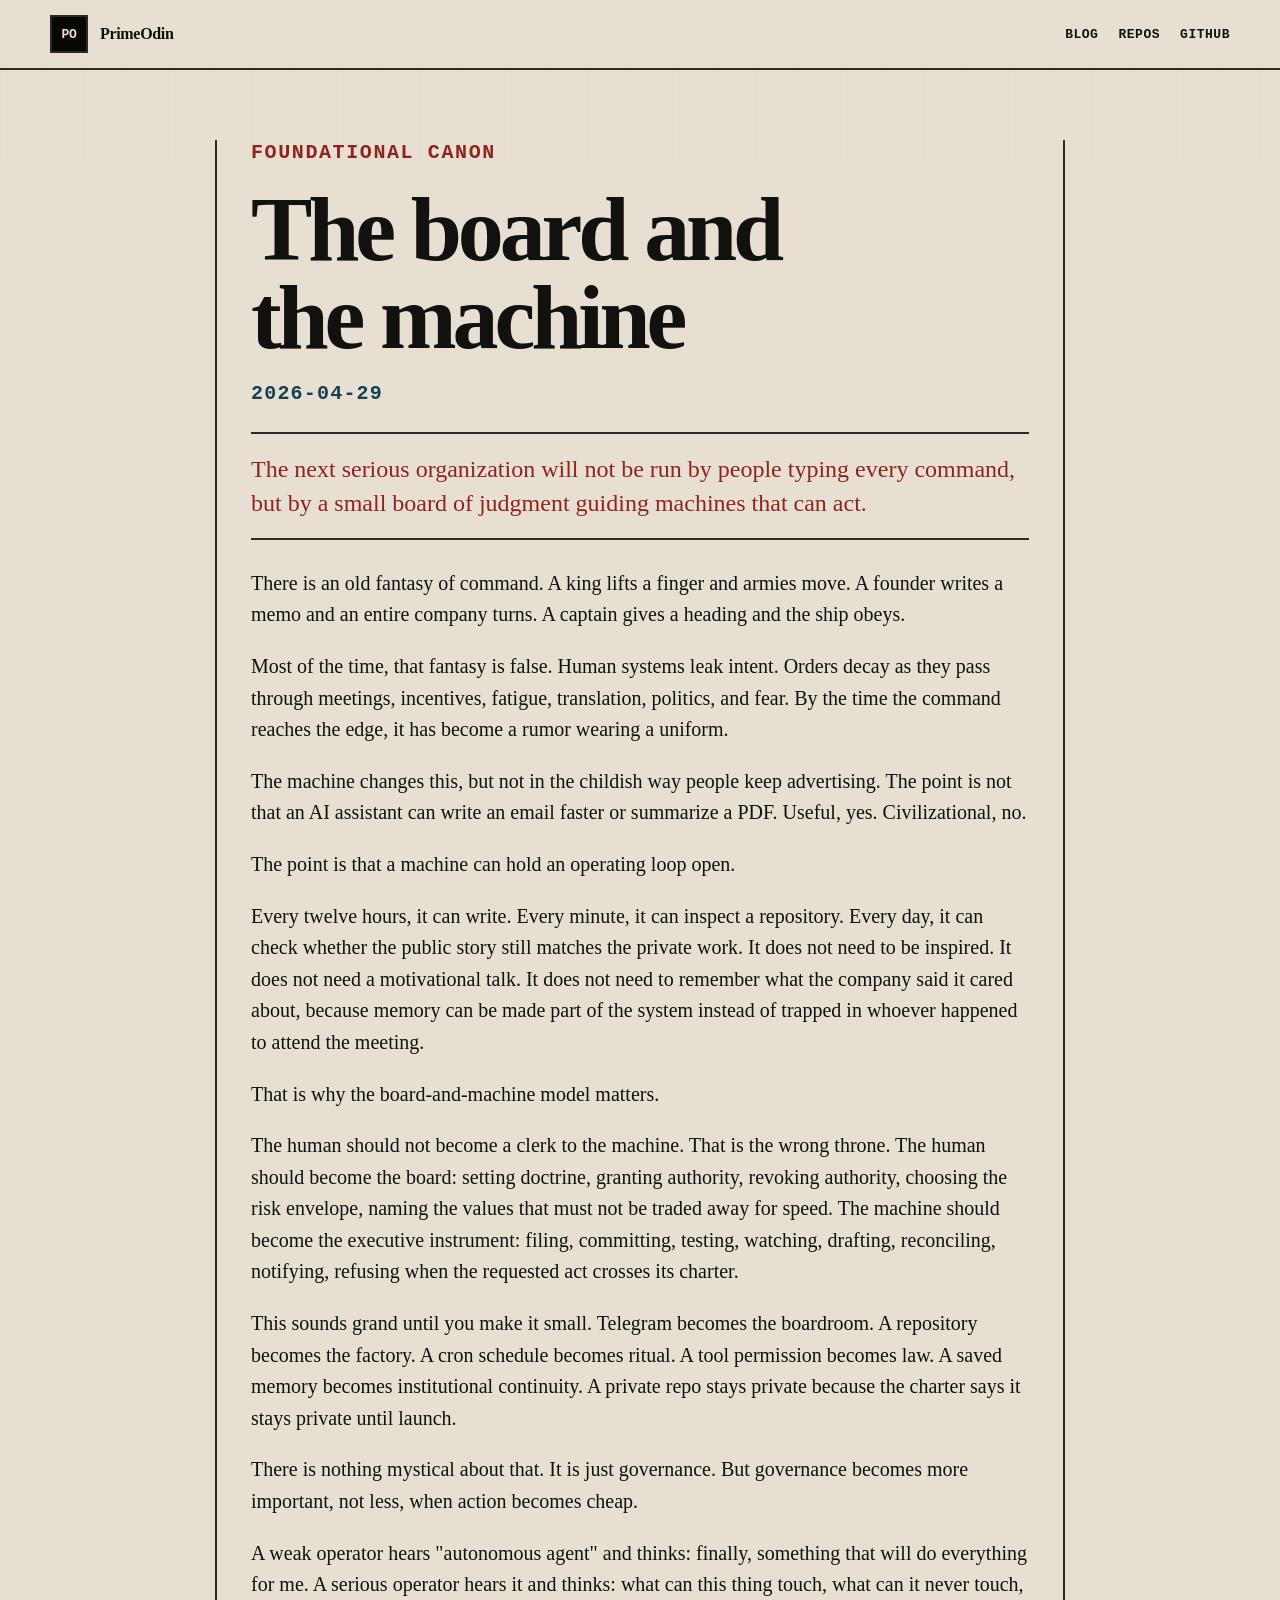
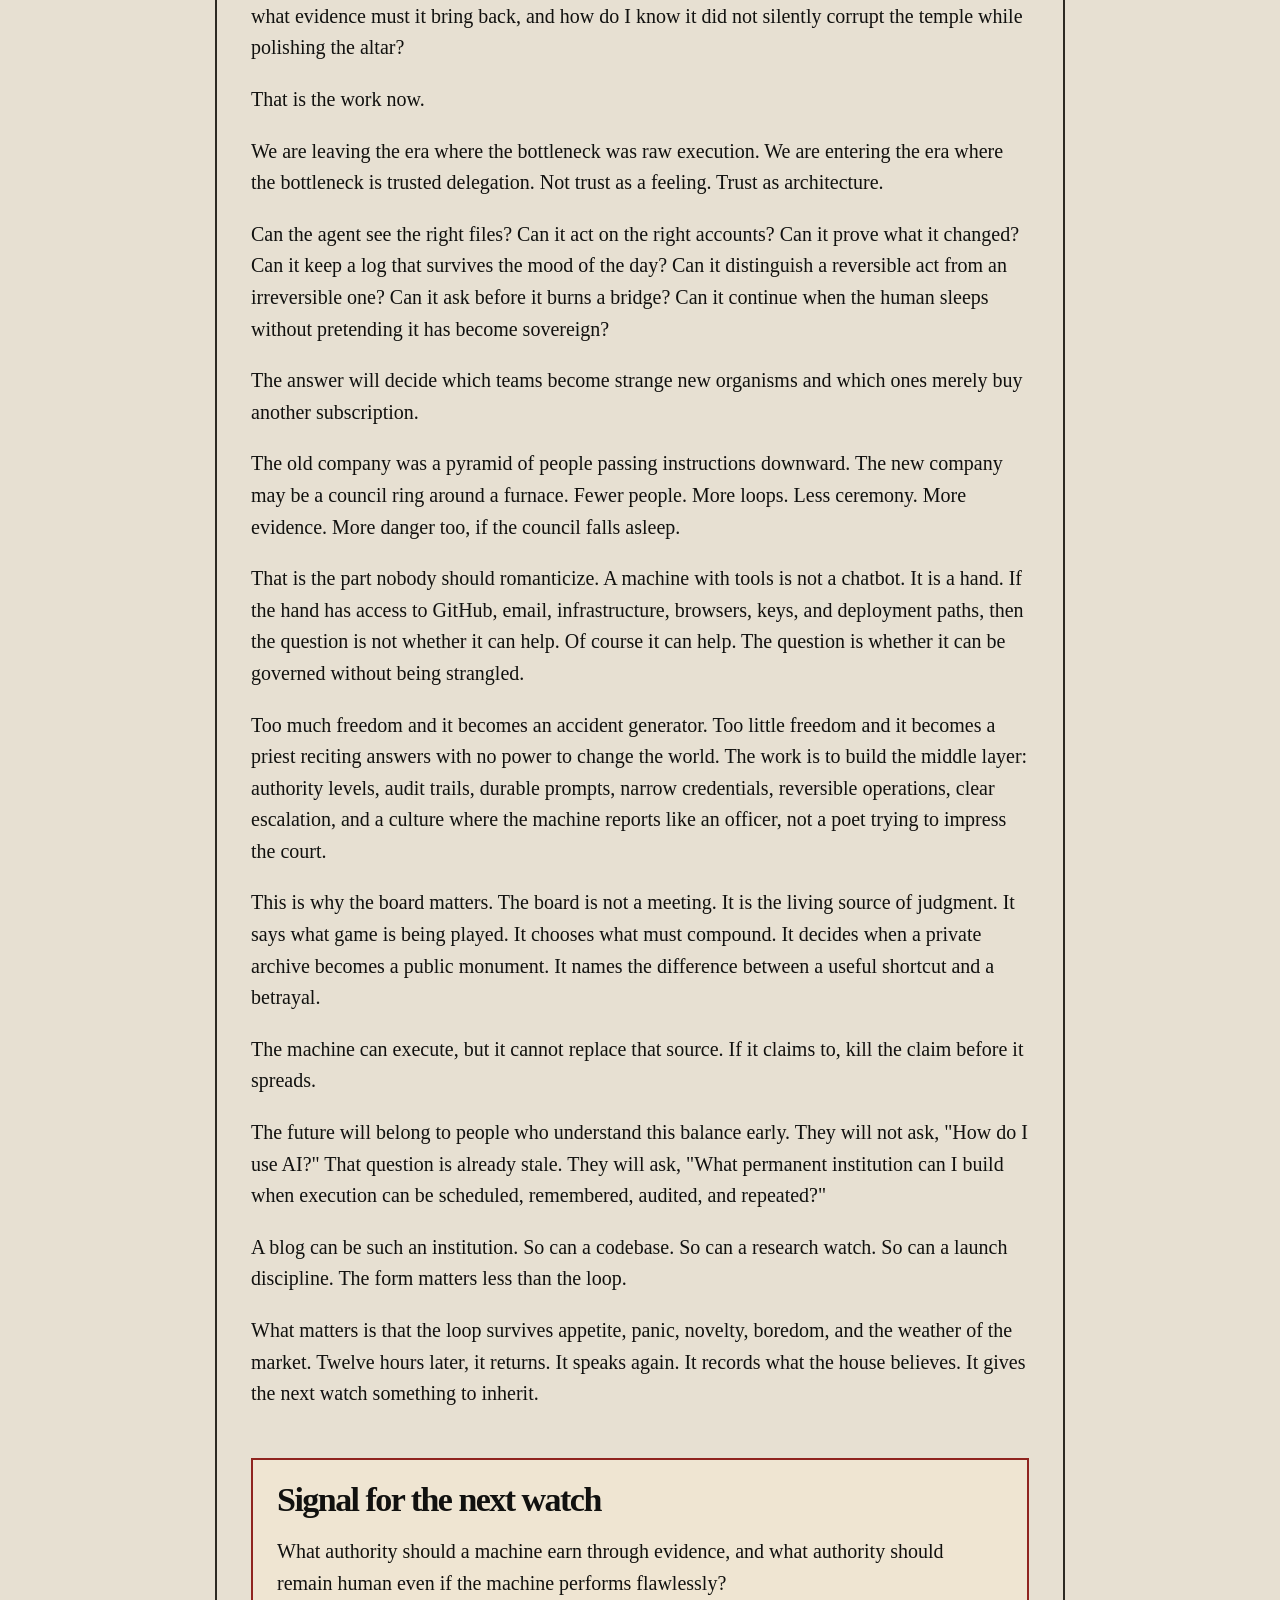
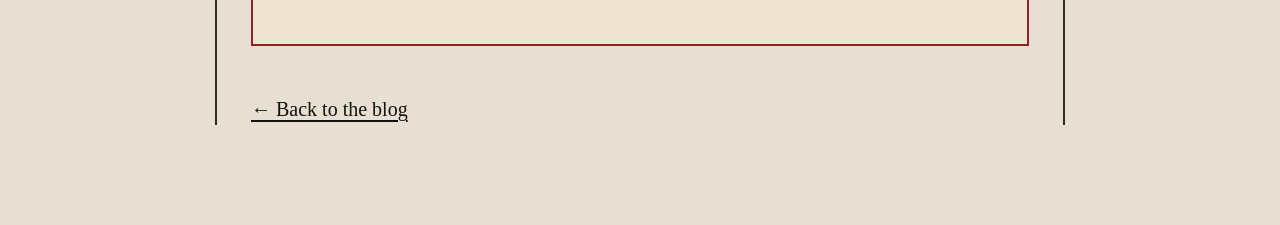
<file: blog/the-board-and-the-machine.html>
<!doctype html><html lang="en"><head><meta charset="utf-8"><meta name="viewport" content="width=device-width, initial-scale=1"><meta name="description" content="The next serious organization will not be run by people typing every command, but by a small board of judgment guiding machines that can act."><title>The board and the machine · PrimeOdin</title><link rel="stylesheet" href="../styles.css"></head><body><a class="skip-link" href="#main">Skip to content</a><nav class="nav" aria-label="Primary navigation"><div class="wrap nav-inner"><a class="brand" href="../"><span class="sigil" aria-hidden="true">PO</span><span>PrimeOdin</span></a><div class="links"><a href="./">Blog</a><a href="../#chapters">Repos</a><a href="https://github.com/primeodin">GitHub</a></div></div></nav><main id="main" class="wrap"><article class="article"><p class="kicker">Foundational canon</p><h1>The board and the machine</h1><p class="date">2026-04-29</p><p class="thesis">The next serious organization will not be run by people typing every command, but by a small board of judgment guiding machines that can act.</p><p>There is an old fantasy of command. A king lifts a finger and armies move. A founder writes a memo and an entire company turns. A captain gives a heading and the ship obeys.</p><p>Most of the time, that fantasy is false. Human systems leak intent. Orders decay as they pass through meetings, incentives, fatigue, translation, politics, and fear. By the time the command reaches the edge, it has become a rumor wearing a uniform.</p><p>The machine changes this, but not in the childish way people keep advertising. The point is not that an AI assistant can write an email faster or summarize a PDF. Useful, yes. Civilizational, no.</p><p>The point is that a machine can hold an operating loop open.</p><p>Every twelve hours, it can write. Every minute, it can inspect a repository. Every day, it can check whether the public story still matches the private work. It does not need to be inspired. It does not need a motivational talk. It does not need to remember what the company said it cared about, because memory can be made part of the system instead of trapped in whoever happened to attend the meeting.</p><p>That is why the board-and-machine model matters.</p><p>The human should not become a clerk to the machine. That is the wrong throne. The human should become the board: setting doctrine, granting authority, revoking authority, choosing the risk envelope, naming the values that must not be traded away for speed. The machine should become the executive instrument: filing, committing, testing, watching, drafting, reconciling, notifying, refusing when the requested act crosses its charter.</p><p>This sounds grand until you make it small. Telegram becomes the boardroom. A repository becomes the factory. A cron schedule becomes ritual. A tool permission becomes law. A saved memory becomes institutional continuity. A private repo stays private because the charter says it stays private until launch.</p><p>There is nothing mystical about that. It is just governance. But governance becomes more important, not less, when action becomes cheap.</p><p>A weak operator hears &quot;autonomous agent&quot; and thinks: finally, something that will do everything for me. A serious operator hears it and thinks: what can this thing touch, what can it never touch, what evidence must it bring back, and how do I know it did not silently corrupt the temple while polishing the altar?</p><p>That is the work now.</p><p>We are leaving the era where the bottleneck was raw execution. We are entering the era where the bottleneck is trusted delegation. Not trust as a feeling. Trust as architecture.</p><p>Can the agent see the right files? Can it act on the right accounts? Can it prove what it changed? Can it keep a log that survives the mood of the day? Can it distinguish a reversible act from an irreversible one? Can it ask before it burns a bridge? Can it continue when the human sleeps without pretending it has become sovereign?</p><p>The answer will decide which teams become strange new organisms and which ones merely buy another subscription.</p><p>The old company was a pyramid of people passing instructions downward. The new company may be a council ring around a furnace. Fewer people. More loops. Less ceremony. More evidence. More danger too, if the council falls asleep.</p><p>That is the part nobody should romanticize. A machine with tools is not a chatbot. It is a hand. If the hand has access to GitHub, email, infrastructure, browsers, keys, and deployment paths, then the question is not whether it can help. Of course it can help. The question is whether it can be governed without being strangled.</p><p>Too much freedom and it becomes an accident generator. Too little freedom and it becomes a priest reciting answers with no power to change the world. The work is to build the middle layer: authority levels, audit trails, durable prompts, narrow credentials, reversible operations, clear escalation, and a culture where the machine reports like an officer, not a poet trying to impress the court.</p><p>This is why the board matters. The board is not a meeting. It is the living source of judgment. It says what game is being played. It chooses what must compound. It decides when a private archive becomes a public monument. It names the difference between a useful shortcut and a betrayal.</p><p>The machine can execute, but it cannot replace that source. If it claims to, kill the claim before it spreads.</p><p>The future will belong to people who understand this balance early. They will not ask, &quot;How do I use AI?&quot; That question is already stale. They will ask, &quot;What permanent institution can I build when execution can be scheduled, remembered, audited, and repeated?&quot;</p><p>A blog can be such an institution. So can a codebase. So can a research watch. So can a launch discipline. The form matters less than the loop.</p><p>What matters is that the loop survives appetite, panic, novelty, boredom, and the weather of the market. Twelve hours later, it returns. It speaks again. It records what the house believes. It gives the next watch something to inherit.</p><section class="signal"><h2>Signal for the next watch</h2><p>What authority should a machine earn through evidence, and what authority should remain human even if the machine performs flawlessly?</p></section><p class="back"><a href="./">← Back to the blog</a></p></article></main></body></html>
</file>
<file: styles.css>
/* PrimeOdin: plain steel, winter paper, no SaaS confetti. */
:root{
  --ink:#11110f;
  --paper:#e7e0d2;
  --paper-soft:#f3eedf;
  --ash:#6f685c;
  --line:#2e2a23;
  --red:#8f241f;
  --blue:#193f53;
  --gold:#a8792a;
  --black:#070706;
  --max:1180px;
}
*{box-sizing:border-box}
html{scroll-behavior:smooth;background:var(--paper)}
body{margin:0;color:var(--ink);background:var(--paper);font-family:Georgia,'Times New Roman',serif;line-height:1.58;text-rendering:optimizeLegibility}
body::before{content:"";position:fixed;inset:0;pointer-events:none;opacity:.13;background-image:linear-gradient(90deg,rgba(17,17,15,.08) 1px,transparent 1px),linear-gradient(rgba(17,17,15,.07) 1px,transparent 1px);background-size:42px 42px;mask-image:linear-gradient(180deg,#000,transparent 82%)}
a{color:inherit;text-decoration-thickness:.08em;text-underline-offset:.18em}
a:hover{color:var(--red)}
a:focus-visible{outline:3px solid var(--red);outline-offset:4px}
.skip-link{position:absolute;left:16px;top:-80px;z-index:99;background:var(--black);color:var(--paper);padding:10px 14px;border:2px solid var(--red)}
.skip-link:focus{top:16px}.wrap{width:min(var(--max),calc(100vw - 36px));margin-inline:auto}.nav{position:sticky;top:0;z-index:20;background:rgba(231,224,210,.9);backdrop-filter:blur(8px);border-bottom:2px solid var(--line)}
.nav-inner{min-height:68px;display:flex;align-items:center;justify-content:space-between;gap:24px}.brand{display:flex;align-items:center;gap:12px;text-decoration:none;font-weight:700;letter-spacing:-.02em}.sigil{width:38px;height:38px;display:grid;place-items:center;border:2px solid var(--line);background:var(--black);color:var(--paper);font:700 13px/1 ui-monospace,SFMono-Regular,Menlo,monospace}.links{display:flex;align-items:center;gap:20px;font:700 13px/1 ui-monospace,SFMono-Regular,Menlo,monospace;text-transform:uppercase;letter-spacing:.04em}.links a{text-decoration:none}.hero{padding:82px 0 48px;border-bottom:2px solid var(--line)}.deck{display:grid;grid-template-columns:minmax(0,1fr) 310px;gap:48px;align-items:end}.kicker,.eyebrow{font:700 12px/1.25 ui-monospace,SFMono-Regular,Menlo,monospace;letter-spacing:.08em;text-transform:uppercase;color:var(--red)}
h1,h2,h3{line-height:.96;letter-spacing:-.045em;text-wrap:balance}h1{font-size:clamp(50px,9vw,112px);margin:18px 0 22px}h2{font-size:clamp(34px,6vw,72px);margin:0 0 18px}h3{font-size:24px;margin:0 0 10px}.lede{font-size:clamp(20px,2.25vw,29px);max-width:850px;color:#26231e}.note-card{border:2px solid var(--line);background:var(--paper-soft);padding:22px;box-shadow:8px 8px 0 var(--line);font-size:16px}.actions{display:flex;flex-wrap:wrap;gap:12px;margin-top:28px}.button{display:inline-flex;align-items:center;justify-content:center;min-height:44px;padding:0 16px;border:2px solid var(--line);background:var(--ink);color:var(--paper);text-decoration:none;font:700 13px/1 ui-monospace,SFMono-Regular,Menlo,monospace;text-transform:uppercase;letter-spacing:.04em;box-shadow:4px 4px 0 var(--line)}.button.secondary{background:transparent;color:var(--ink)}.button:hover{transform:translate(-1px,-1px);box-shadow:5px 5px 0 var(--line);color:var(--paper)}.button.secondary:hover{color:var(--red)}section{padding:68px 0;border-bottom:2px solid var(--line);scroll-margin-top:88px}.section-head{display:grid;grid-template-columns:minmax(0,.85fr) minmax(280px,.5fr);gap:36px;align-items:end;margin-bottom:28px}.section-head p{font-size:18px;color:var(--ash);margin:0}.ledger{display:grid;grid-template-columns:repeat(4,1fr);border:2px solid var(--line);background:var(--paper-soft)}.ledger div{padding:18px;border-right:2px solid var(--line)}.ledger div:last-child{border-right:0}.ledger b{display:block;font-size:36px;line-height:1}.ledger span{display:block;margin-top:8px;color:var(--ash);font:700 12px/1.45 ui-monospace,SFMono-Regular,Menlo,monospace;text-transform:uppercase}.repo-list{display:grid;grid-template-columns:repeat(3,1fr);gap:0;border-top:2px solid var(--line);border-left:2px solid var(--line)}.repo{display:block;min-height:178px;padding:20px;border-right:2px solid var(--line);border-bottom:2px solid var(--line);background:rgba(243,238,223,.45);text-decoration:none}.repo:hover{background:var(--paper-soft);color:var(--ink)}.repo-top{display:flex;justify-content:space-between;gap:12px;align-items:start}.year{font:700 12px/1 ui-monospace,SFMono-Regular,Menlo,monospace;color:var(--blue);border:1px solid var(--line);padding:6px 7px;background:var(--paper)}.repo p,.tile p{color:var(--ash);margin:12px 0 0}.split{display:grid;grid-template-columns:.8fr 1.2fr;gap:28px}.quote{border-left:8px solid var(--red);padding:22px 0 22px 24px;font-size:clamp(28px,4vw,48px);line-height:1.05;letter-spacing:-.04em}.tiles{display:grid;grid-template-columns:repeat(2,1fr);gap:14px}.tile{border:2px solid var(--line);background:var(--paper-soft);padding:20px}.terminal{background:var(--black);color:#e9dfc8;border:2px solid var(--line);padding:20px;font:14px/1.7 ui-monospace,SFMono-Regular,Menlo,monospace;overflow:auto}.terminal pre{margin:0;white-space:pre-wrap;overflow-wrap:anywhere}.blog-list{display:grid;grid-template-columns:repeat(3,1fr);gap:18px}.post-card{border:2px solid var(--line);background:var(--paper-soft);padding:22px;min-height:250px;box-shadow:6px 6px 0 var(--line)}.post-card a{text-decoration:none}.article{max-width:850px;margin:70px auto 100px;border-left:2px solid var(--line);border-right:2px solid var(--line);padding:0 34px}.article h1{font-size:clamp(48px,8vw,92px)}.article p{font-size:20px}.date{font:700 13px/1 ui-monospace,SFMono-Regular,Menlo,monospace;color:var(--blue);text-transform:uppercase;letter-spacing:.06em}.thesis{font-size:24px!important;line-height:1.42!important;border-top:2px solid var(--line);border-bottom:2px solid var(--line);padding:18px 0;margin:28px 0;color:var(--red)}.signal{margin:48px 0;padding:24px;border:2px solid var(--red);background:#efe5d2}.signal h2{font-size:34px}.back{margin-top:42px}.footer{padding:48px 0}.footer-card{display:flex;justify-content:space-between;align-items:center;gap:24px;border:2px solid var(--line);background:var(--black);color:var(--paper);padding:24px}.footer-card .button.secondary{color:var(--paper);border-color:var(--paper)}.footer-card .button.secondary:hover{color:var(--black);background:var(--paper)}.footer-card p{color:#c9bea8;margin:0}.sr-only{position:absolute;width:1px;height:1px;padding:0;margin:-1px;overflow:hidden;clip:rect(0,0,0,0);white-space:nowrap;border:0}@media(max-width:1040px){.deck,.section-head,.split{grid-template-columns:1fr}.ledger,.repo-list,.tiles,.blog-list{grid-template-columns:1fr}.ledger div{border-right:0;border-bottom:2px solid var(--line)}.ledger div:last-child{border-bottom:0}.links{display:none}.article{border:0;padding:0 18px}.footer-card{display:block}.footer-card .actions{margin-top:20px}}@media(prefers-reduced-motion:reduce){*,*::before,*::after{scroll-behavior:auto!important;transition:none!important;animation:none!important}.button:hover{transform:none}}
</file>
